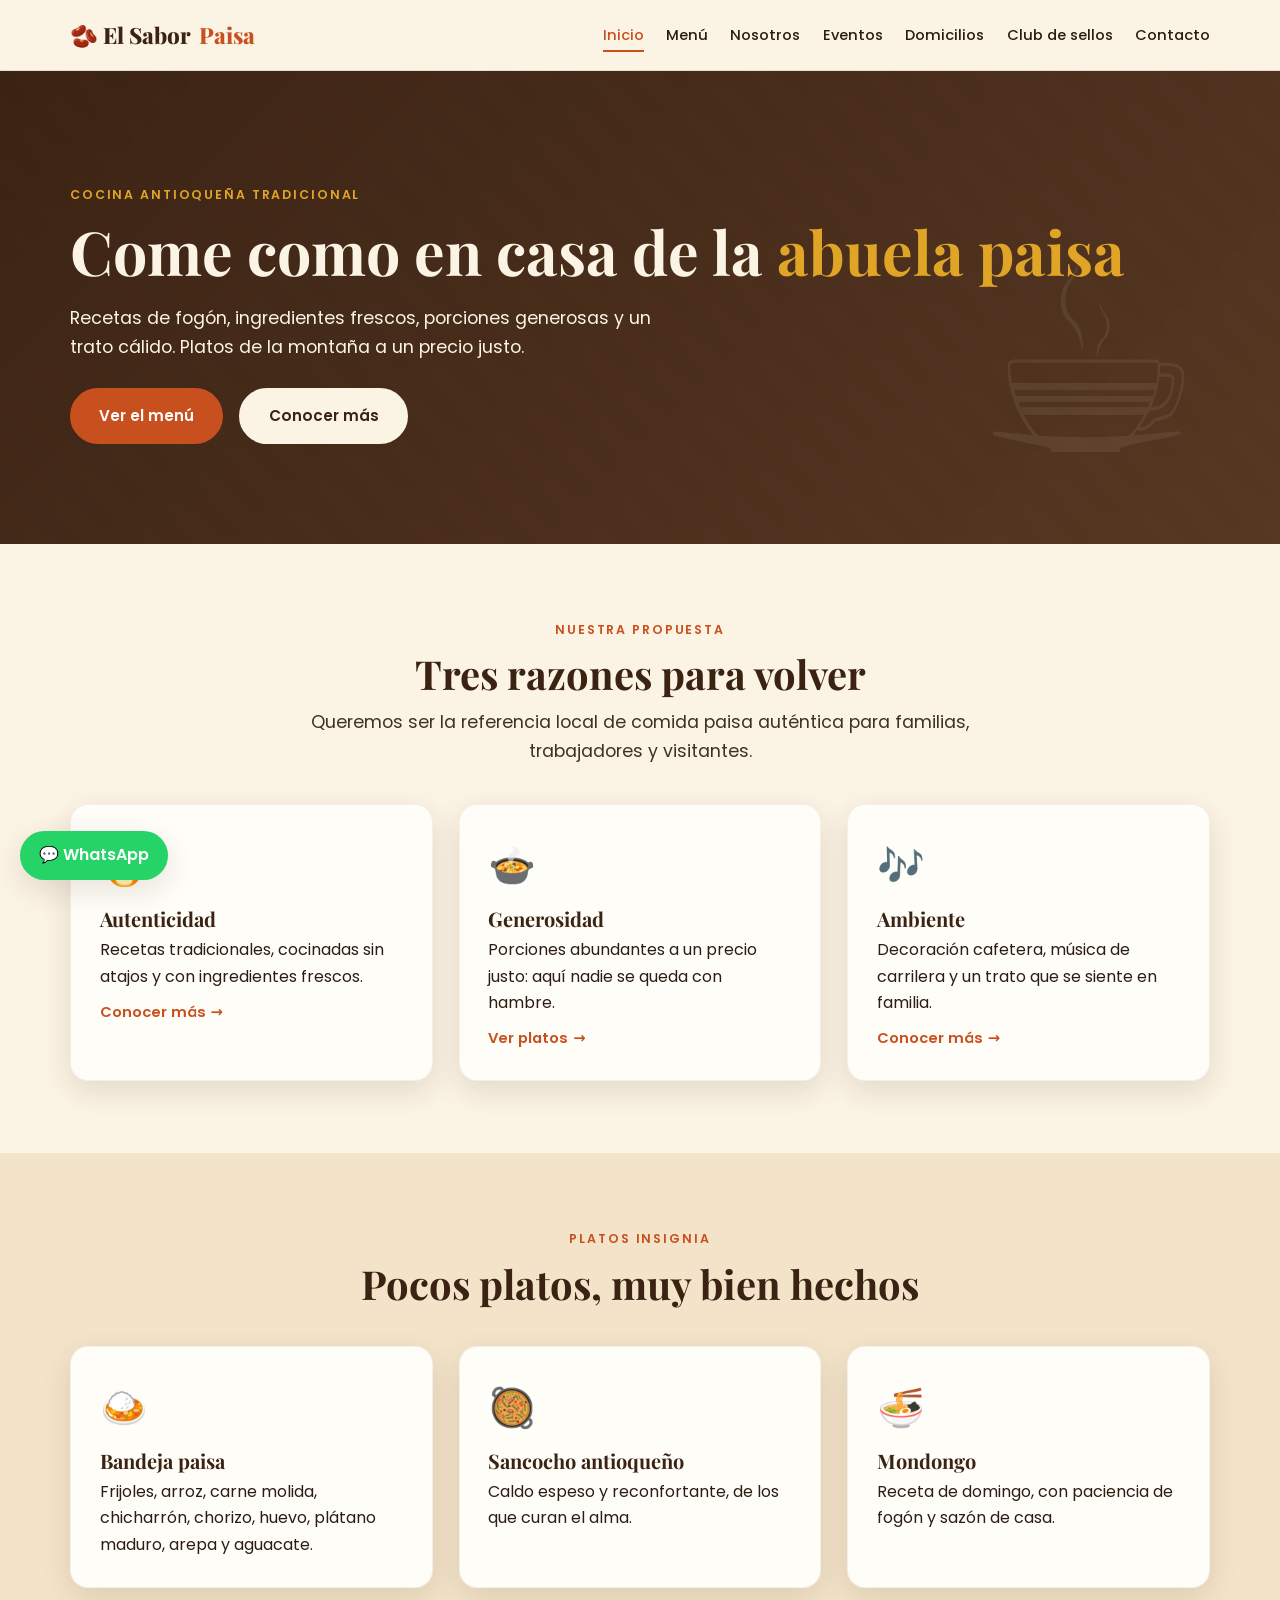
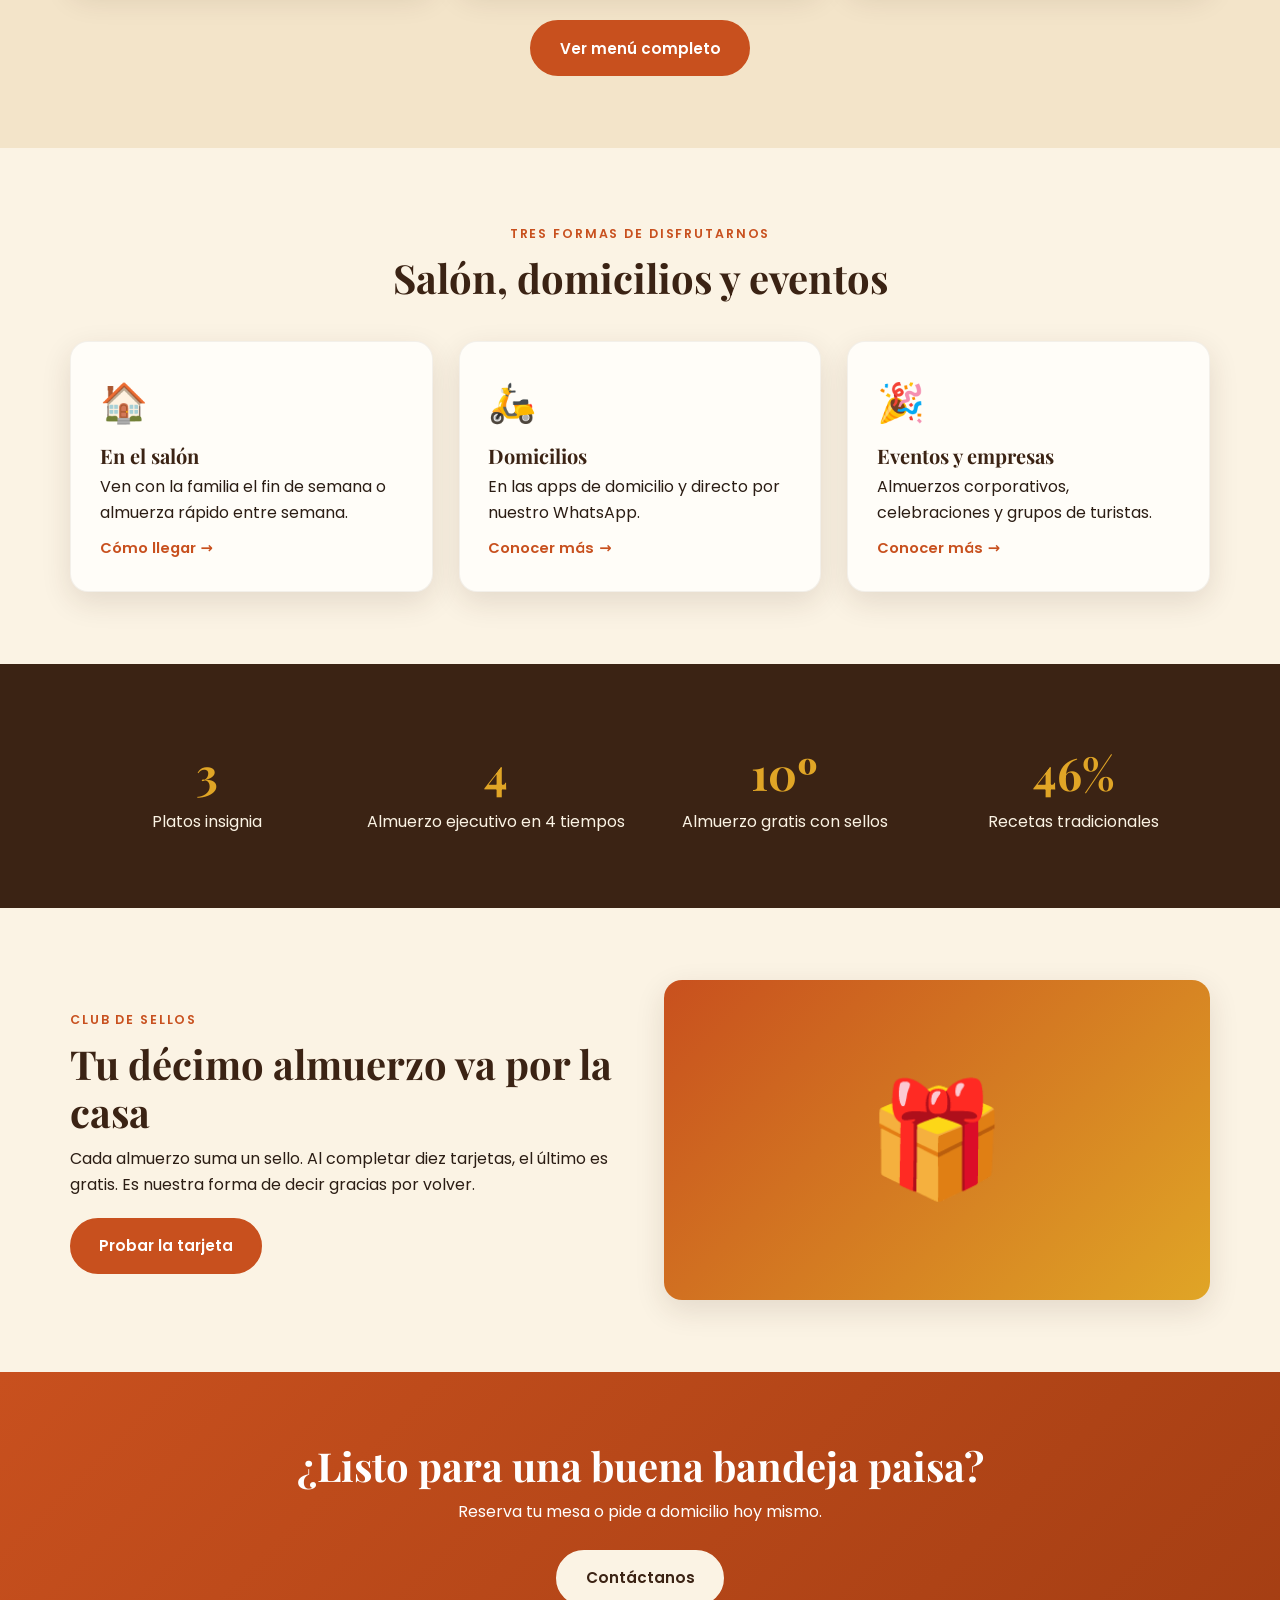
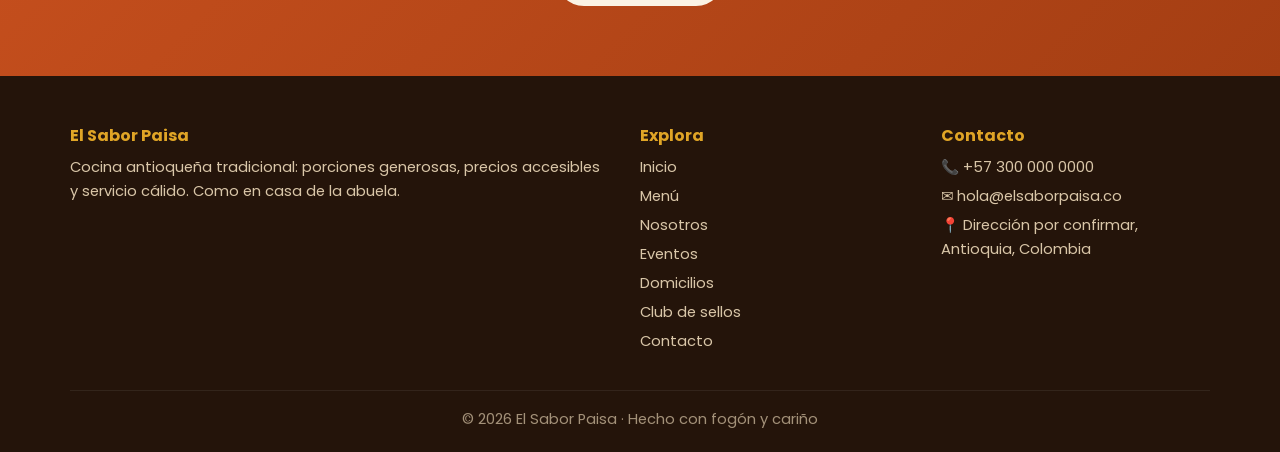
<file: index.html>
<!DOCTYPE html>
<html lang="es">
<head>
<meta charset="UTF-8">
<meta name="viewport" content="width=device-width, initial-scale=1">
<title>El Sabor Paisa | Cocina antioqueña tradicional</title>
<meta name="description" content="Restaurante de cocina antioqueña: bandeja paisa, sancocho, mondongo y más. Porciones generosas, precios accesibles y servicio cálido.">
<link href="https://fonts.googleapis.com/css2?family=Playfair+Display:wght@600;800&family=Poppins:wght@400;500;600&display=swap" rel="stylesheet">
<link rel="stylesheet" href="styles.css">
</head>
<body data-page="index.html">
<div id="site-header"></div>

<section class="hero">
  <div class="container">
    <span class="eyebrow" style="color:var(--oro)">Cocina antioqueña tradicional</span>
    <h1>Come como en casa de la <em>abuela paisa</em></h1>
    <p>Recetas de fogón, ingredientes frescos, porciones generosas y un trato cálido. Platos de la montaña a un precio justo.</p>
    <div class="btns">
      <a class="btn" href="menu.html">Ver el menú</a>
      <a class="btn light" href="nosotros.html">Conocer más</a>
    </div>
  </div>
</section>

<section>
  <div class="container">
    <div class="center reveal">
      <span class="eyebrow">Nuestra propuesta</span>
      <h2>Tres razones para volver</h2>
      <p class="lead">Queremos ser la referencia local de comida paisa auténtica para familias, trabajadores y visitantes.</p>
    </div>
    <div class="grid g3">
      <div class="card reveal"><span class="icon">🔥</span><h3>Autenticidad</h3><p>Recetas tradicionales, cocinadas sin atajos y con ingredientes frescos.</p><a class="more" href="nosotros.html">Conocer más</a></div>
      <div class="card reveal"><span class="icon">🍲</span><h3>Generosidad</h3><p>Porciones abundantes a un precio justo: aquí nadie se queda con hambre.</p><a class="more" href="menu.html">Ver platos</a></div>
      <div class="card reveal"><span class="icon">🎶</span><h3>Ambiente</h3><p>Decoración cafetera, música de carrilera y un trato que se siente en familia.</p><a class="more" href="nosotros.html#ambiente">Conocer más</a></div>
    </div>
  </div>
</section>

<section class="alt">
  <div class="container">
    <div class="center reveal">
      <span class="eyebrow">Platos insignia</span>
      <h2>Pocos platos, muy bien hechos</h2>
    </div>
    <div class="grid g3">
      <div class="card reveal"><span class="icon">🍛</span><h3>Bandeja paisa</h3><p>Frijoles, arroz, carne molida, chicharrón, chorizo, huevo, plátano maduro, arepa y aguacate.</p></div>
      <div class="card reveal"><span class="icon">🥘</span><h3>Sancocho antioqueño</h3><p>Caldo espeso y reconfortante, de los que curan el alma.</p></div>
      <div class="card reveal"><span class="icon">🍜</span><h3>Mondongo</h3><p>Receta de domingo, con paciencia de fogón y sazón de casa.</p></div>
    </div>
    <p class="center" style="margin-top:2rem"><a class="btn" href="menu.html">Ver menú completo</a></p>
  </div>
</section>

<section>
  <div class="container">
    <div class="center reveal">
      <span class="eyebrow">Tres formas de disfrutarnos</span>
      <h2>Salón, domicilios y eventos</h2>
    </div>
    <div class="grid g3">
      <div class="card reveal"><span class="icon">🏠</span><h3>En el salón</h3><p>Ven con la familia el fin de semana o almuerza rápido entre semana.</p><a class="more" href="contacto.html">Cómo llegar</a></div>
      <div class="card reveal"><span class="icon">🛵</span><h3>Domicilios</h3><p>En las apps de domicilio y directo por nuestro WhatsApp.</p><a class="more" href="domicilios.html">Conocer más</a></div>
      <div class="card reveal"><span class="icon">🎉</span><h3>Eventos y empresas</h3><p>Almuerzos corporativos, celebraciones y grupos de turistas.</p><a class="more" href="eventos.html">Conocer más</a></div>
    </div>
  </div>
</section>

<section class="dark">
  <div class="container">
    <div class="stats">
      <div class="stat reveal"><b data-count="3" data-suffix="">0</b>Platos insignia</div>
      <div class="stat reveal"><b data-count="4" data-suffix="">0</b>Almuerzo ejecutivo en 4 tiempos</div>
      <div class="stat reveal"><b data-count="10" data-suffix="º">0</b>Almuerzo gratis con sellos</div>
      <div class="stat reveal"><b data-count="100" data-suffix="%">0</b>Recetas tradicionales</div>
    </div>
  </div>
</section>

<section>
  <div class="container split">
    <div class="reveal">
      <span class="eyebrow">Club de sellos</span>
      <h2>Tu décimo almuerzo va por la casa</h2>
      <p>Cada almuerzo suma un sello. Al completar diez tarjetas, el último es gratis. Es nuestra forma de decir gracias por volver.</p>
      <a class="btn" href="fidelizacion.html" style="margin-top:1.2rem">Probar la tarjeta</a>
    </div>
    <div class="visual reveal">🎁</div>
  </div>
</section>

<section class="cta">
  <div class="container reveal">
    <h2>¿Listo para una buena bandeja paisa?</h2>
    <p style="margin-bottom:1.5rem">Reserva tu mesa o pide a domicilio hoy mismo.</p>
    <a class="btn light" href="contacto.html">Contáctanos</a>
  </div>
</section>

<div id="site-footer"></div>
<script src="script.js"></script>
</body>
</html>
</file>
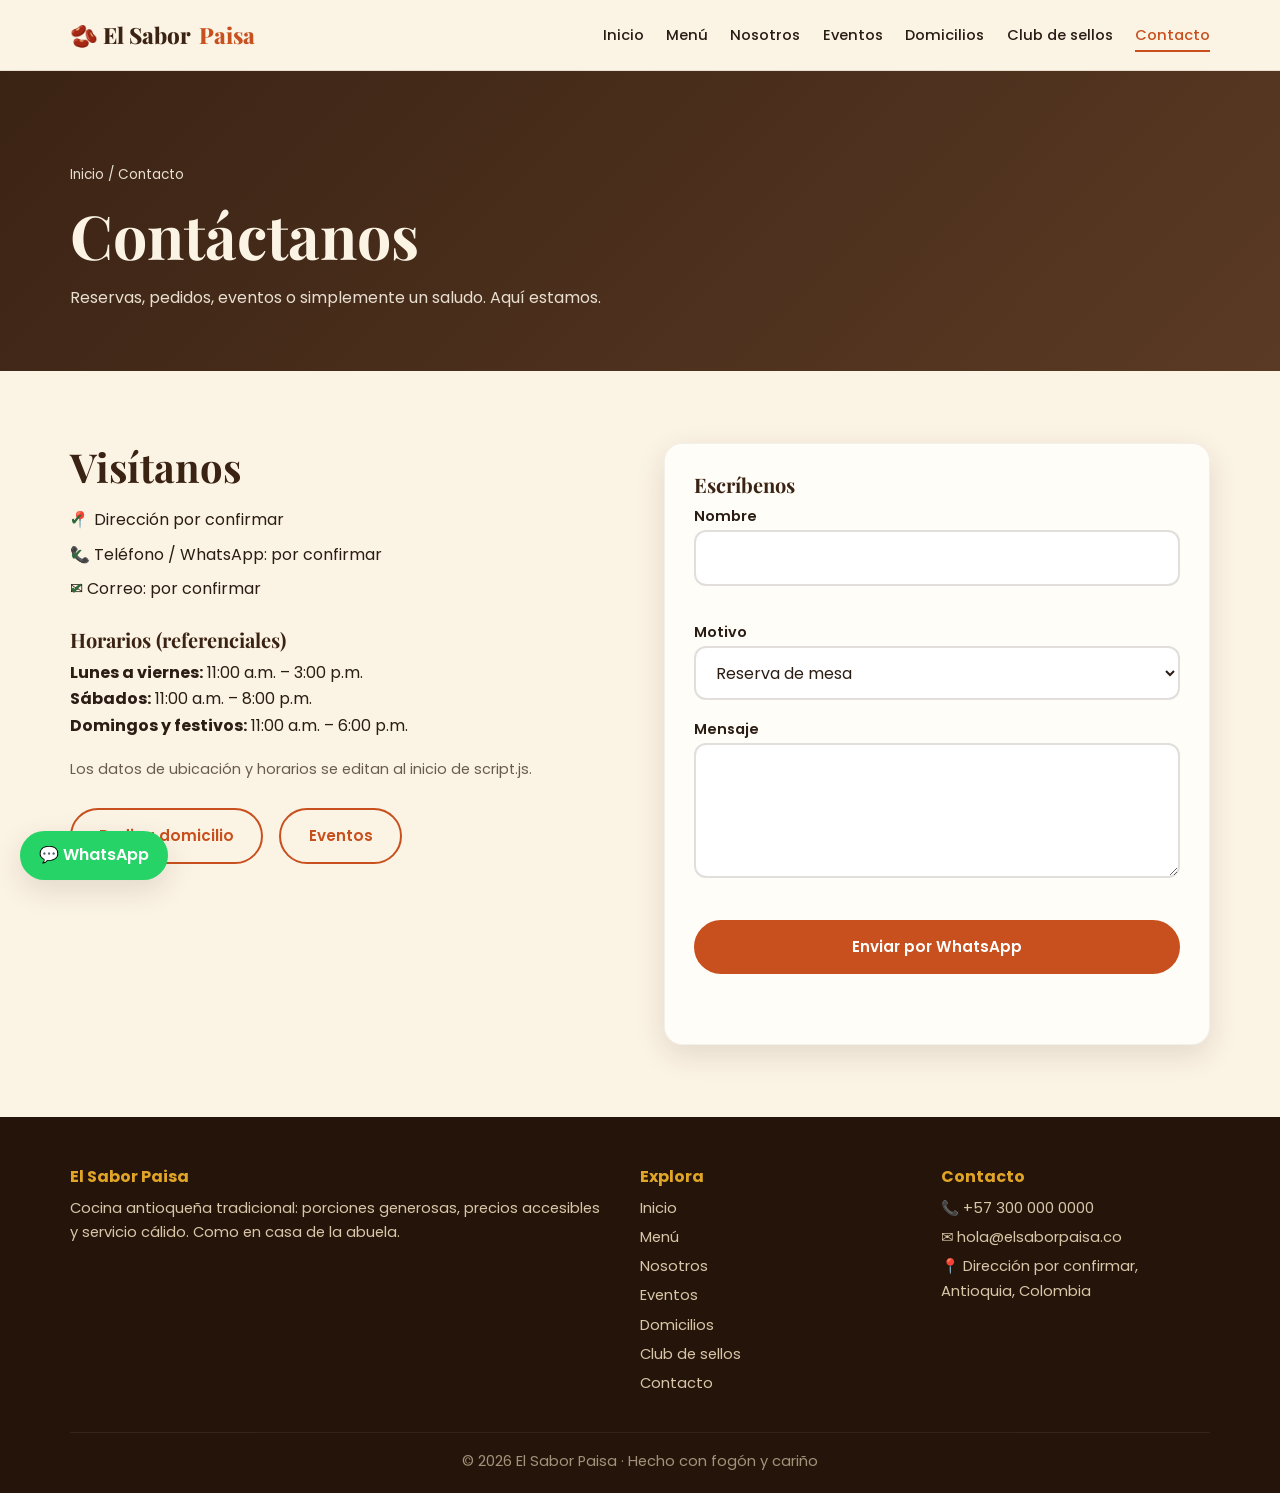
<file: contacto.html>
<!DOCTYPE html>
<html lang="es">
<head>
<meta charset="UTF-8">
<meta name="viewport" content="width=device-width, initial-scale=1">
<title>Contacto | El Sabor Paisa</title>
<link href="https://fonts.googleapis.com/css2?family=Playfair+Display:wght@600;800&family=Poppins:wght@400;500;600&display=swap" rel="stylesheet">
<link rel="stylesheet" href="styles.css">
</head>
<body data-page="contacto.html">
<div id="site-header"></div>

<div class="page-hero">
  <div class="container">
    <p class="crumbs"><a href="index.html">Inicio</a> / Contacto</p>
    <h1>Contáctanos</h1>
    <p>Reservas, pedidos, eventos o simplemente un saludo. Aquí estamos.</p>
  </div>
</div>

<section>
  <div class="container split" style="align-items:start">
    <div class="reveal">
      <h2>Visítanos</h2>
      <ul class="checks" style="list-style:none">
        <li style="padding-left:0">📍 Dirección por confirmar</li>
        <li style="padding-left:0">📞 Teléfono / WhatsApp: por confirmar</li>
        <li style="padding-left:0">✉️ Correo: por confirmar</li>
      </ul>
      <h3 style="margin-top:1.6rem">Horarios (referenciales)</h3>
      <ul id="horario" style="list-style:none;margin-top:.5rem"></ul>
      <p style="margin-top:1.2rem;font-size:.9rem;opacity:.7">Los datos de ubicación y horarios se editan al inicio de script.js.</p>
      <div class="btns"><a class="btn outline" href="domicilios.html">Pedir a domicilio</a><a class="btn outline" href="eventos.html">Eventos</a></div>
    </div>
    <div class="card reveal">
      <h3>Escríbenos</h3>
      <form data-wa="Hola, les escribo desde la página web de El Sabor Paisa:" novalidate>
        <div><label>Nombre</label><input name="Nombre" required><div class="err"></div></div>
        <div><label>Motivo</label><select name="Motivo"><option>Reserva de mesa</option><option>Domicilio</option><option>Evento</option><option>Otro</option></select></div>
        <div><label>Mensaje</label><textarea name="Mensaje" rows="4" required></textarea><div class="err"></div></div>
        <button class="btn" type="submit">Enviar por WhatsApp</button>
        <div class="msg"></div>
      </form>
    </div>
  </div>
</section>

<div id="site-footer"></div>
<script src="script.js"></script>
</body>
</html>
</file>
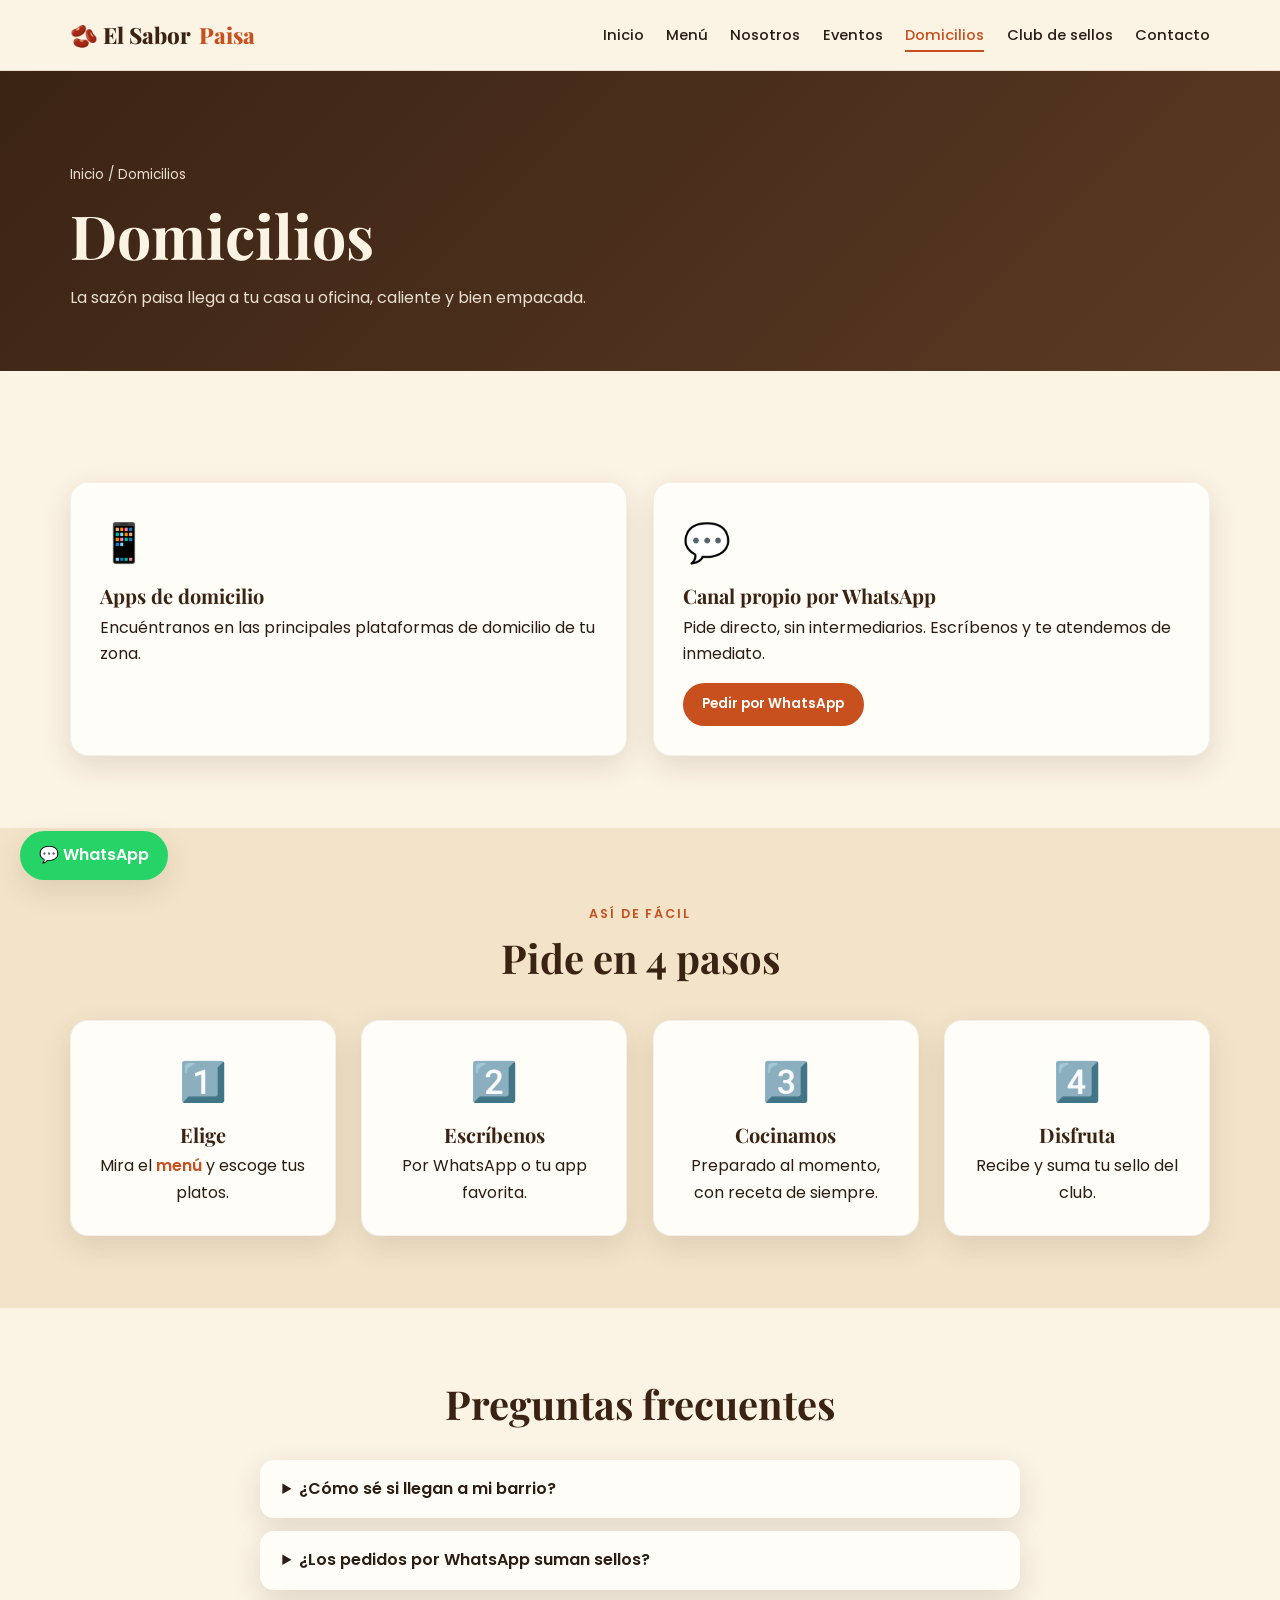
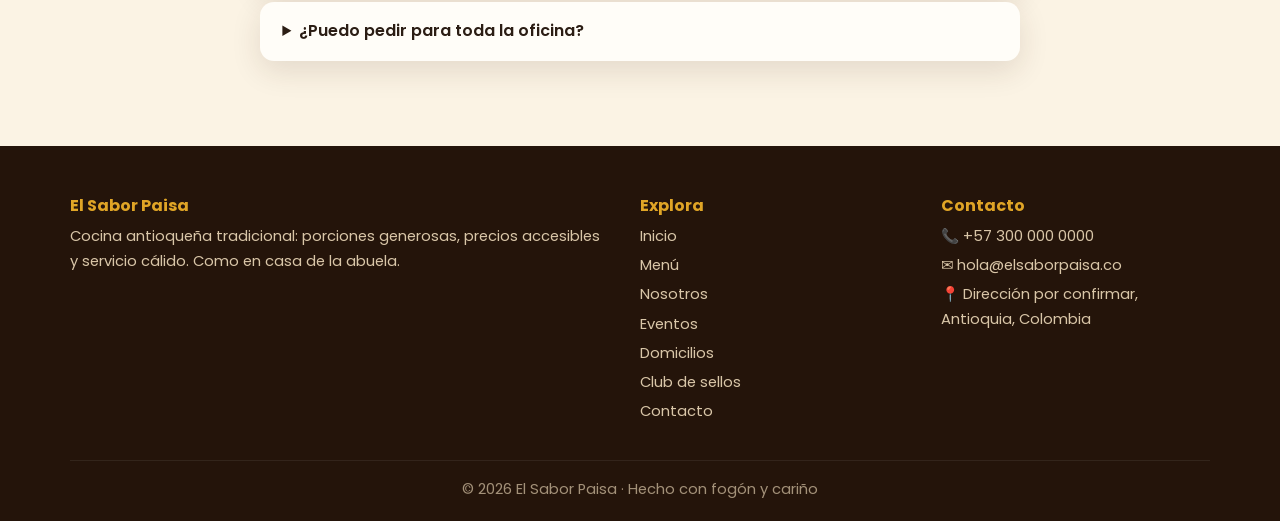
<file: domicilios.html>
<!DOCTYPE html>
<html lang="es">
<head>
<meta charset="UTF-8">
<meta name="viewport" content="width=device-width, initial-scale=1">
<title>Domicilios | El Sabor Paisa</title>
<link href="https://fonts.googleapis.com/css2?family=Playfair+Display:wght@600;800&family=Poppins:wght@400;500;600&display=swap" rel="stylesheet">
<link rel="stylesheet" href="styles.css">
</head>
<body data-page="domicilios.html">
<div id="site-header"></div>

<div class="page-hero">
  <div class="container">
    <p class="crumbs"><a href="index.html">Inicio</a> / Domicilios</p>
    <h1>Domicilios</h1>
    <p>La sazón paisa llega a tu casa u oficina, caliente y bien empacada.</p>
  </div>
</div>

<section>
  <div class="container">
    <div class="grid g2">
      <div class="card reveal"><span class="icon">📱</span><h3>Apps de domicilio</h3><p>Encuéntranos en las principales plataformas de domicilio de tu zona.</p></div>
      <div class="card reveal"><span class="icon">💬</span><h3>Canal propio por WhatsApp</h3><p>Pide directo, sin intermediarios. Escríbenos y te atendemos de inmediato.</p>
      <a class="btn small" style="margin-top:1rem" target="_blank" rel="noopener" href="#" onclick="this.href=waLink('Hola, quiero hacer un pedido a domicilio');">Pedir por WhatsApp</a></div>
    </div>
  </div>
</section>

<section class="alt">
  <div class="container">
    <div class="center reveal"><span class="eyebrow">Así de fácil</span><h2>Pide en 4 pasos</h2></div>
    <div class="grid g4">
      <div class="card reveal center"><span class="icon">1️⃣</span><h3>Elige</h3><p>Mira el <a href="menu.html" style="color:var(--terracota);font-weight:600">menú</a> y escoge tus platos.</p></div>
      <div class="card reveal center"><span class="icon">2️⃣</span><h3>Escríbenos</h3><p>Por WhatsApp o tu app favorita.</p></div>
      <div class="card reveal center"><span class="icon">3️⃣</span><h3>Cocinamos</h3><p>Preparado al momento, con receta de siempre.</p></div>
      <div class="card reveal center"><span class="icon">4️⃣</span><h3>Disfruta</h3><p>Recibe y suma tu sello del club.</p></div>
    </div>
  </div>
</section>

<section>
  <div class="container">
    <div class="center reveal"><h2>Preguntas frecuentes</h2></div>
    <div style="max-width:760px;margin:2rem auto 0">
      <details><summary>¿Cómo sé si llegan a mi barrio?</summary><p>Escríbenos tu dirección por WhatsApp y confirmamos cobertura.</p></details>
      <details><summary>¿Los pedidos por WhatsApp suman sellos?</summary><p>Sí, consulta las condiciones en el <a href="fidelizacion.html" style="color:var(--terracota);font-weight:600">club de sellos</a>.</p></details>
      <details><summary>¿Puedo pedir para toda la oficina?</summary><p>Claro. Mira nuestros <a href="eventos.html" style="color:var(--terracota);font-weight:600">almuerzos corporativos</a>.</p></details>
    </div>
  </div>
</section>

<div id="site-footer"></div>
<script src="script.js"></script>
</body>
</html>
</file>
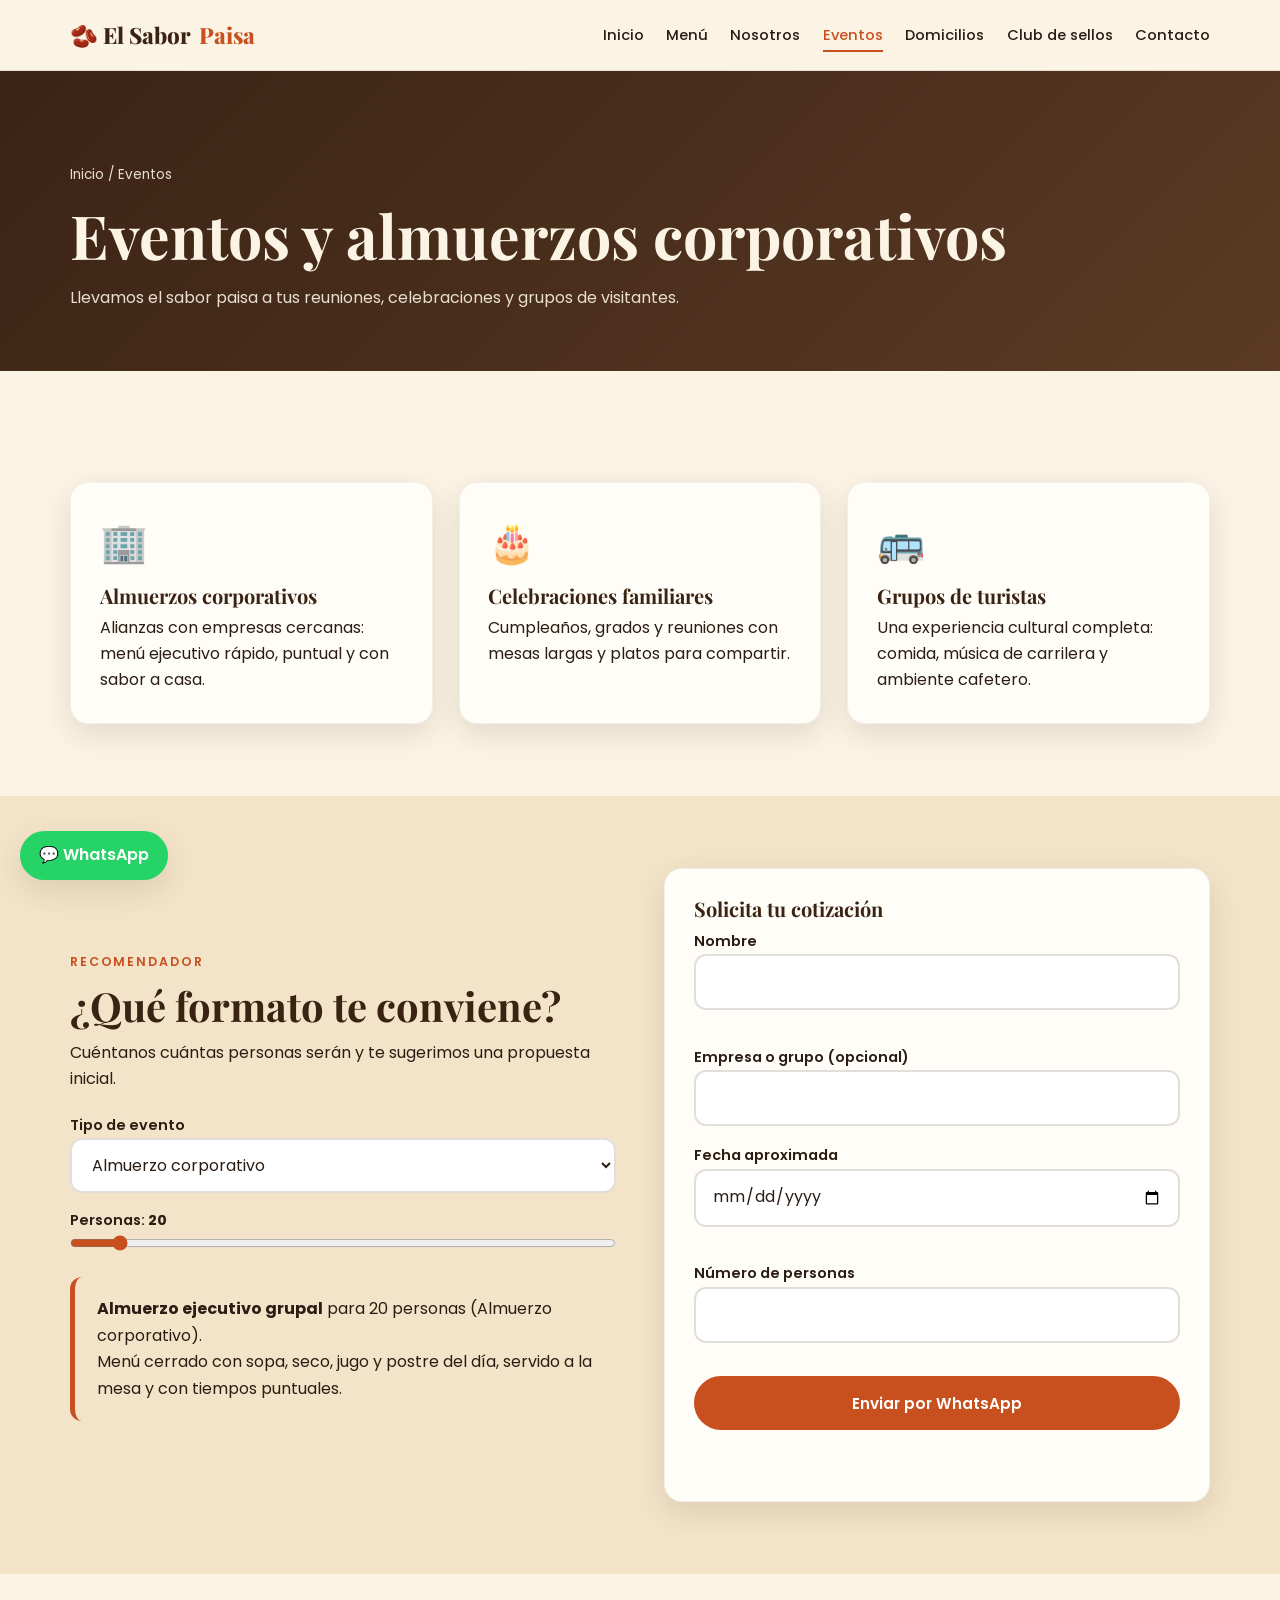
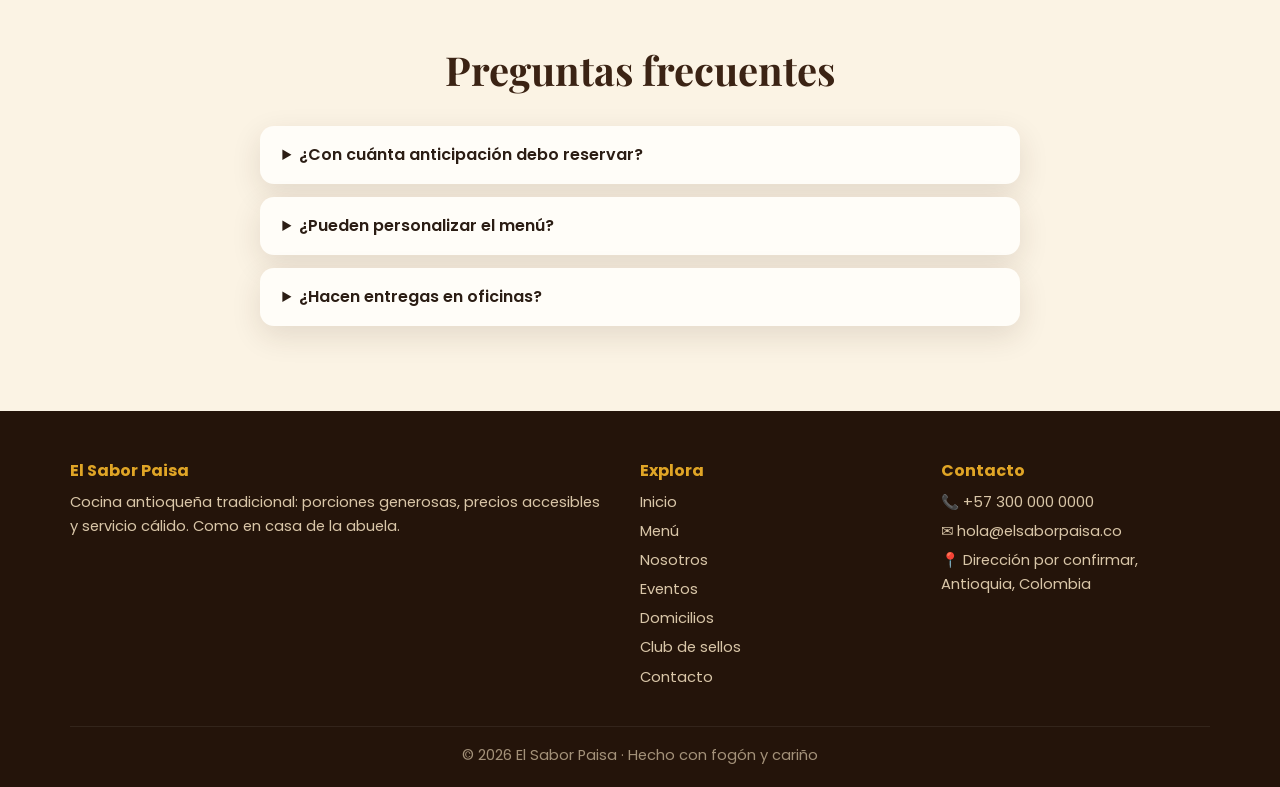
<file: eventos.html>
<!DOCTYPE html>
<html lang="es">
<head>
<meta charset="UTF-8">
<meta name="viewport" content="width=device-width, initial-scale=1">
<title>Eventos y empresas | El Sabor Paisa</title>
<link href="https://fonts.googleapis.com/css2?family=Playfair+Display:wght@600;800&family=Poppins:wght@400;500;600&display=swap" rel="stylesheet">
<link rel="stylesheet" href="styles.css">
</head>
<body data-page="eventos.html">
<div id="site-header"></div>

<div class="page-hero">
  <div class="container">
    <p class="crumbs"><a href="index.html">Inicio</a> / Eventos</p>
    <h1>Eventos y almuerzos corporativos</h1>
    <p>Llevamos el sabor paisa a tus reuniones, celebraciones y grupos de visitantes.</p>
  </div>
</div>

<section>
  <div class="container">
    <div class="grid g3">
      <div class="card reveal"><span class="icon">🏢</span><h3>Almuerzos corporativos</h3><p>Alianzas con empresas cercanas: menú ejecutivo rápido, puntual y con sabor a casa.</p></div>
      <div class="card reveal"><span class="icon">🎂</span><h3>Celebraciones familiares</h3><p>Cumpleaños, grados y reuniones con mesas largas y platos para compartir.</p></div>
      <div class="card reveal"><span class="icon">🚌</span><h3>Grupos de turistas</h3><p>Una experiencia cultural completa: comida, música de carrilera y ambiente cafetero.</p></div>
    </div>
  </div>
</section>

<section class="alt">
  <div class="container split">
    <div class="reveal">
      <span class="eyebrow">Recomendador</span>
      <h2>¿Qué formato te conviene?</h2>
      <p>Cuéntanos cuántas personas serán y te sugerimos una propuesta inicial.</p>
      <div style="margin-top:1.2rem">
        <label for="tipoEvento">Tipo de evento</label>
        <select id="tipoEvento"><option>Almuerzo corporativo</option><option>Celebración familiar</option><option>Grupo de turistas</option></select>
        <label for="personas" style="display:block;margin-top:1rem">Personas: <b id="personasNum">20</b></label>
        <input type="range" id="personas" min="5" max="200" step="5" value="20">
        <div class="result" id="recoOut"></div>
      </div>
    </div>
    <div class="card reveal">
      <h3>Solicita tu cotización</h3>
      <form data-wa="Hola, quiero cotizar un evento en El Sabor Paisa:" novalidate>
        <div><label>Nombre</label><input name="Nombre" required><div class="err"></div></div>
        <div><label>Empresa o grupo (opcional)</label><input name="Empresa"></div>
        <div><label>Fecha aproximada</label><input type="date" name="Fecha" required><div class="err"></div></div>
        <div><label>Número de personas</label><input type="number" name="Personas" min="5" required><div class="err"></div></div>
        <button class="btn" type="submit">Enviar por WhatsApp</button>
        <div class="msg"></div>
      </form>
    </div>
  </div>
</section>

<section>
  <div class="container">
    <div class="center reveal"><h2>Preguntas frecuentes</h2></div>
    <div style="max-width:760px;margin:2rem auto 0">
      <details><summary>¿Con cuánta anticipación debo reservar?</summary><p>Recomendamos escribirnos con al menos una semana de antelación para grupos grandes.</p></details>
      <details><summary>¿Pueden personalizar el menú?</summary><p>Sí, partimos de nuestros platos insignia y ajustamos según el grupo.</p></details>
      <details><summary>¿Hacen entregas en oficinas?</summary><p>Sí, mediante domicilios y alianzas empresariales. Mira más en <a href="domicilios.html" style="color:var(--terracota);font-weight:600">Domicilios</a>.</p></details>
    </div>
  </div>
</section>

<div id="site-footer"></div>
<script src="script.js"></script>
</body>
</html>
</file>
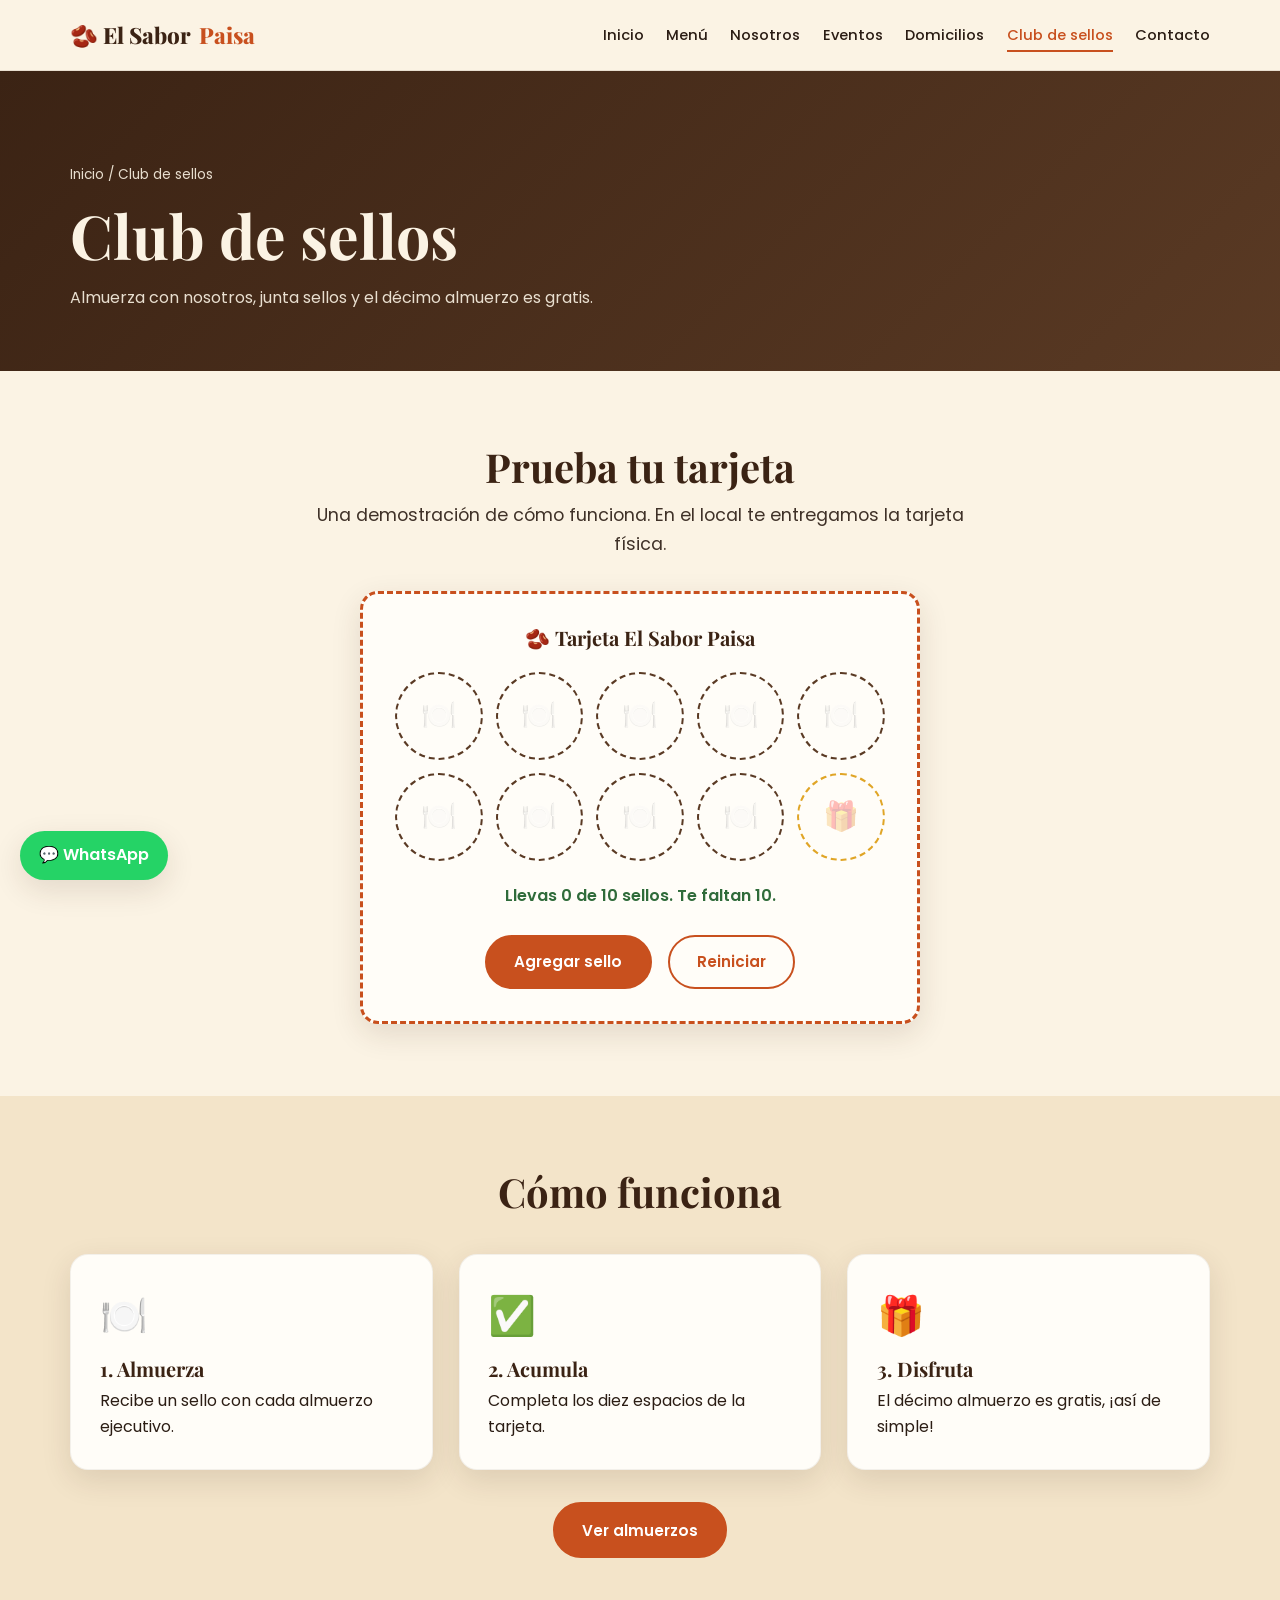
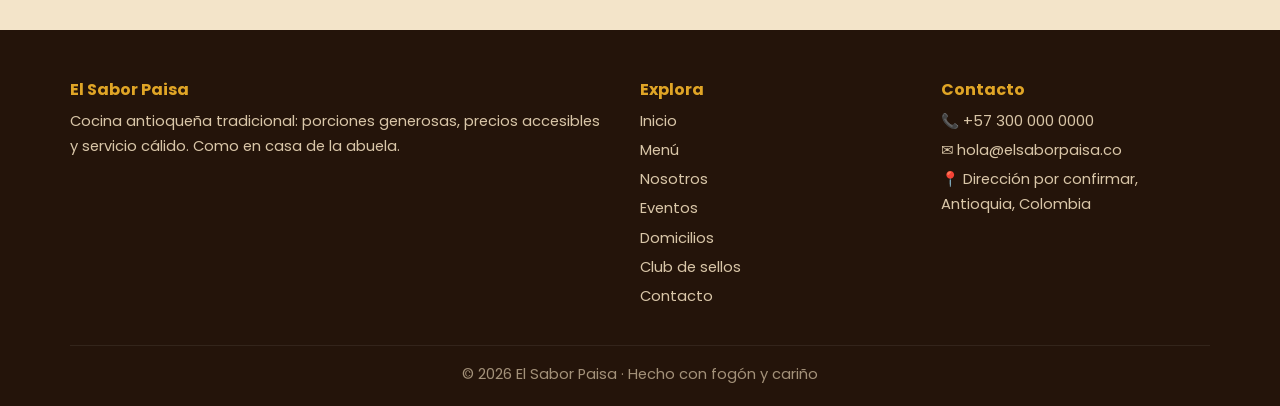
<file: fidelizacion.html>
<!DOCTYPE html>
<html lang="es">
<head>
<meta charset="UTF-8">
<meta name="viewport" content="width=device-width, initial-scale=1">
<title>Club de sellos | El Sabor Paisa</title>
<link href="https://fonts.googleapis.com/css2?family=Playfair+Display:wght@600;800&family=Poppins:wght@400;500;600&display=swap" rel="stylesheet">
<link rel="stylesheet" href="styles.css">
</head>
<body data-page="fidelizacion.html">
<div id="site-header"></div>

<div class="page-hero">
  <div class="container">
    <p class="crumbs"><a href="index.html">Inicio</a> / Club de sellos</p>
    <h1>Club de sellos</h1>
    <p>Almuerza con nosotros, junta sellos y el décimo almuerzo es gratis.</p>
  </div>
</div>

<section>
  <div class="container">
    <div class="center reveal">
      <h2>Prueba tu tarjeta</h2>
      <p class="lead">Una demostración de cómo funciona. En el local te entregamos la tarjeta física.</p>
    </div>
    <div class="stampcard reveal">
      <h3 class="center">🫘 Tarjeta El Sabor Paisa</h3>
      <div class="stamps" id="stamps"></div>
      <p class="msg center" id="stampMsg"></p>
      <div class="btns" style="justify-content:center">
        <button class="btn" id="addStamp">Agregar sello</button>
        <button class="btn outline" id="resetStamp">Reiniciar</button>
      </div>
    </div>
  </div>
</section>

<section class="alt">
  <div class="container">
    <div class="center reveal"><h2>Cómo funciona</h2></div>
    <div class="grid g3">
      <div class="card reveal"><span class="icon">🍽️</span><h3>1. Almuerza</h3><p>Recibe un sello con cada almuerzo ejecutivo.</p></div>
      <div class="card reveal"><span class="icon">✅</span><h3>2. Acumula</h3><p>Completa los diez espacios de la tarjeta.</p></div>
      <div class="card reveal"><span class="icon">🎁</span><h3>3. Disfruta</h3><p>El décimo almuerzo es gratis, ¡así de simple!</p></div>
    </div>
    <p class="center" style="margin-top:2rem"><a class="btn" href="menu.html">Ver almuerzos</a></p>
  </div>
</section>

<div id="site-footer"></div>
<script src="script.js"></script>
</body>
</html>
</file>
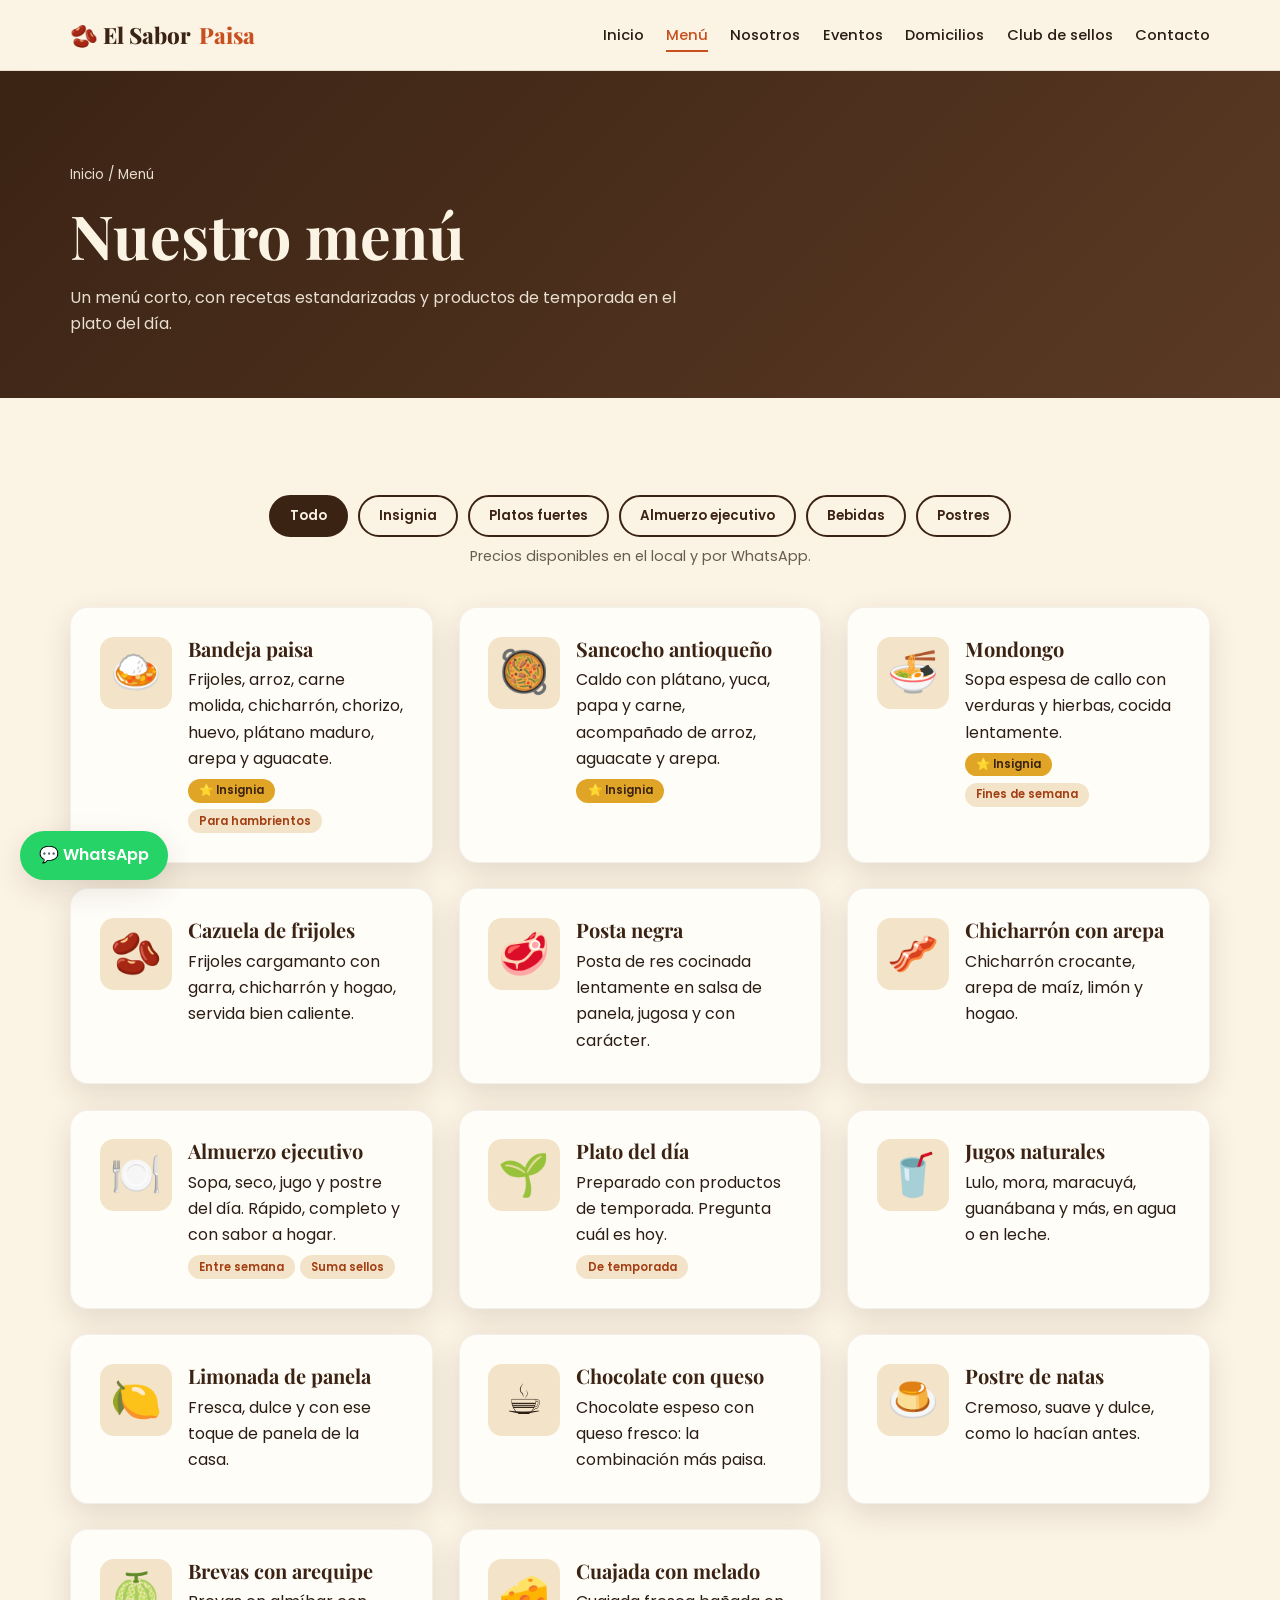
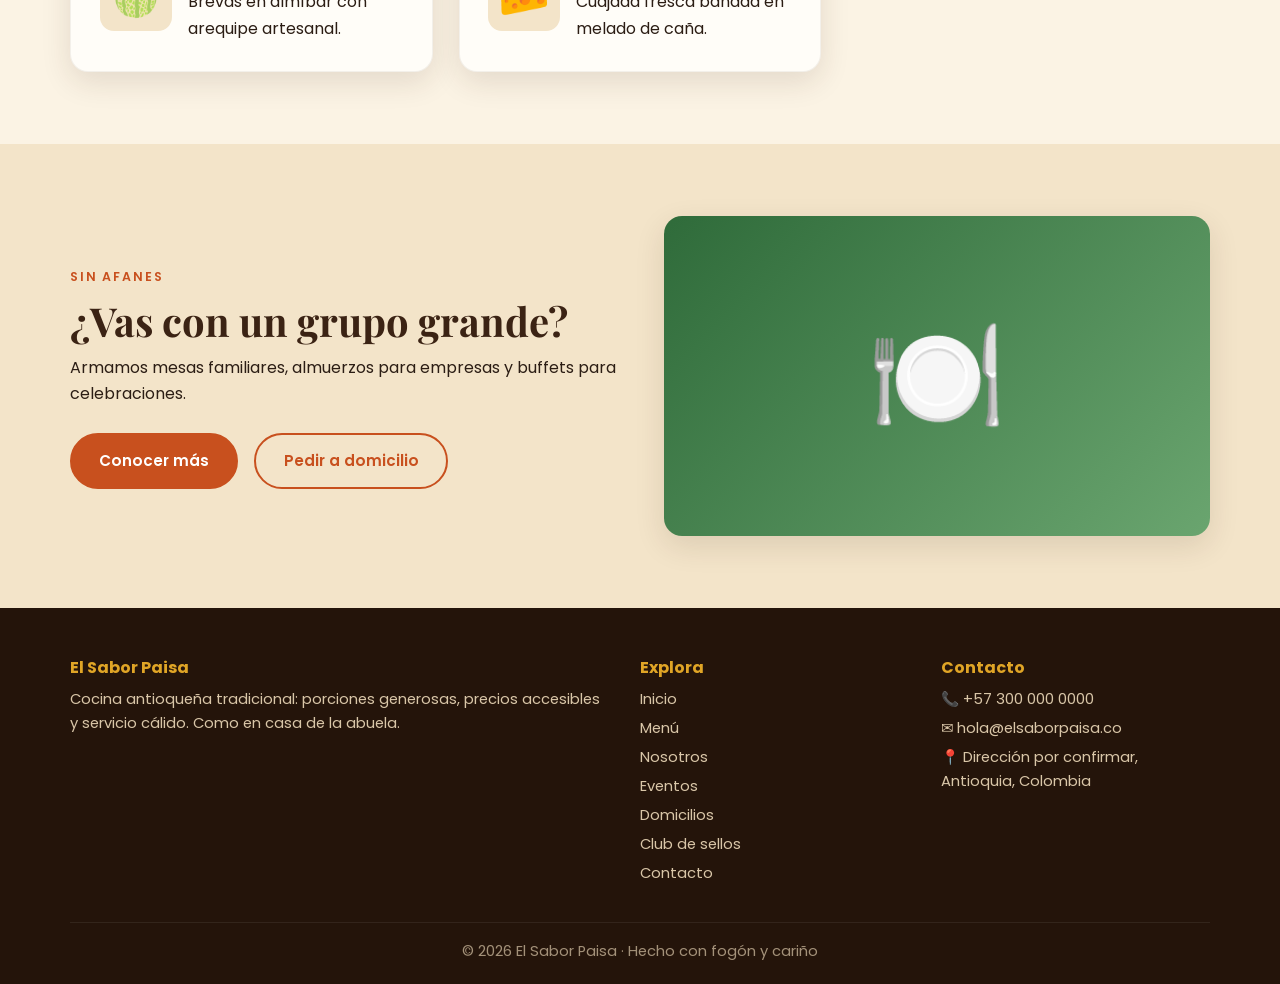
<file: menu.html>
<!DOCTYPE html>
<html lang="es">
<head>
<meta charset="UTF-8">
<meta name="viewport" content="width=device-width, initial-scale=1">
<title>Menú | El Sabor Paisa</title>
<link href="https://fonts.googleapis.com/css2?family=Playfair+Display:wght@600;800&family=Poppins:wght@400;500;600&display=swap" rel="stylesheet">
<link rel="stylesheet" href="styles.css">
</head>
<body data-page="menu.html">
<div id="site-header"></div>

<div class="page-hero">
  <div class="container">
    <p class="crumbs"><a href="index.html">Inicio</a> / Menú</p>
    <h1>Nuestro menú</h1>
    <p>Un menú corto, con recetas estandarizadas y productos de temporada en el plato del día.</p>
  </div>
</div>

<section>
  <div class="container">
    <div class="tabs">
      <button class="tab on" data-filter="todos">Todo</button>
      <button class="tab" data-filter="insignia">Insignia</button>
      <button class="tab" data-filter="fuertes">Platos fuertes</button>
      <button class="tab" data-filter="almuerzo">Almuerzo ejecutivo</button>
      <button class="tab" data-filter="bebidas">Bebidas</button>
      <button class="tab" data-filter="postres">Postres</button>
    </div>
    <p class="center" style="opacity:.7;font-size:.9rem">Precios disponibles en el local y por WhatsApp.</p>

    <div class="grid g2">
      <div class="card dish" data-cat="insignia"><div class="emoji">🍛</div><div><h3>Bandeja paisa</h3><p>Frijoles, arroz, carne molida, chicharrón, chorizo, huevo, plátano maduro, arepa y aguacate.</p><span class="tag star">⭐ Insignia</span><span class="tag">Para hambrientos</span></div></div>
      <div class="card dish" data-cat="insignia"><div class="emoji">🥘</div><div><h3>Sancocho antioqueño</h3><p>Caldo con plátano, yuca, papa y carne, acompañado de arroz, aguacate y arepa.</p><span class="tag star">⭐ Insignia</span></div></div>
      <div class="card dish" data-cat="insignia"><div class="emoji">🍜</div><div><h3>Mondongo</h3><p>Sopa espesa de callo con verduras y hierbas, cocida lentamente.</p><span class="tag star">⭐ Insignia</span><span class="tag">Fines de semana</span></div></div>
      <div class="card dish" data-cat="fuertes"><div class="emoji">🫘</div><div><h3>Cazuela de frijoles</h3><p>Frijoles cargamanto con garra, chicharrón y hogao, servida bien caliente.</p></div></div>
      <div class="card dish" data-cat="fuertes"><div class="emoji">🥩</div><div><h3>Posta negra</h3><p>Posta de res cocinada lentamente en salsa de panela, jugosa y con carácter.</p></div></div>
      <div class="card dish" data-cat="fuertes"><div class="emoji">🥓</div><div><h3>Chicharrón con arepa</h3><p>Chicharrón crocante, arepa de maíz, limón y hogao.</p></div></div>
      <div class="card dish" data-cat="almuerzo"><div class="emoji">🍽️</div><div><h3>Almuerzo ejecutivo</h3><p>Sopa, seco, jugo y postre del día. Rápido, completo y con sabor a hogar.</p><span class="tag">Entre semana</span><span class="tag">Suma sellos</span></div></div>
      <div class="card dish" data-cat="almuerzo"><div class="emoji">🌱</div><div><h3>Plato del día</h3><p>Preparado con productos de temporada. Pregunta cuál es hoy.</p><span class="tag">De temporada</span></div></div>
      <div class="card dish" data-cat="bebidas"><div class="emoji">🥤</div><div><h3>Jugos naturales</h3><p>Lulo, mora, maracuyá, guanábana y más, en agua o en leche.</p></div></div>
      <div class="card dish" data-cat="bebidas"><div class="emoji">🍋</div><div><h3>Limonada de panela</h3><p>Fresca, dulce y con ese toque de panela de la casa.</p></div></div>
      <div class="card dish" data-cat="bebidas"><div class="emoji">☕</div><div><h3>Chocolate con queso</h3><p>Chocolate espeso con queso fresco: la combinación más paisa.</p></div></div>
      <div class="card dish" data-cat="postres"><div class="emoji">🍮</div><div><h3>Postre de natas</h3><p>Cremoso, suave y dulce, como lo hacían antes.</p></div></div>
      <div class="card dish" data-cat="postres"><div class="emoji">🍈</div><div><h3>Brevas con arequipe</h3><p>Brevas en almíbar con arequipe artesanal.</p></div></div>
      <div class="card dish" data-cat="postres"><div class="emoji">🧀</div><div><h3>Cuajada con melado</h3><p>Cuajada fresca bañada en melado de caña.</p></div></div>
    </div>
  </div>
</section>

<section class="alt">
  <div class="container split">
    <div class="reveal">
      <span class="eyebrow">Sin afanes</span>
      <h2>¿Vas con un grupo grande?</h2>
      <p>Armamos mesas familiares, almuerzos para empresas y buffets para celebraciones.</p>
      <div class="btns"><a class="btn" href="eventos.html">Conocer más</a><a class="btn outline" href="domicilios.html">Pedir a domicilio</a></div>
    </div>
    <div class="visual green reveal">🍽️</div>
  </div>
</section>

<div id="site-footer"></div>
<script src="script.js"></script>
</body>
</html>
</file>
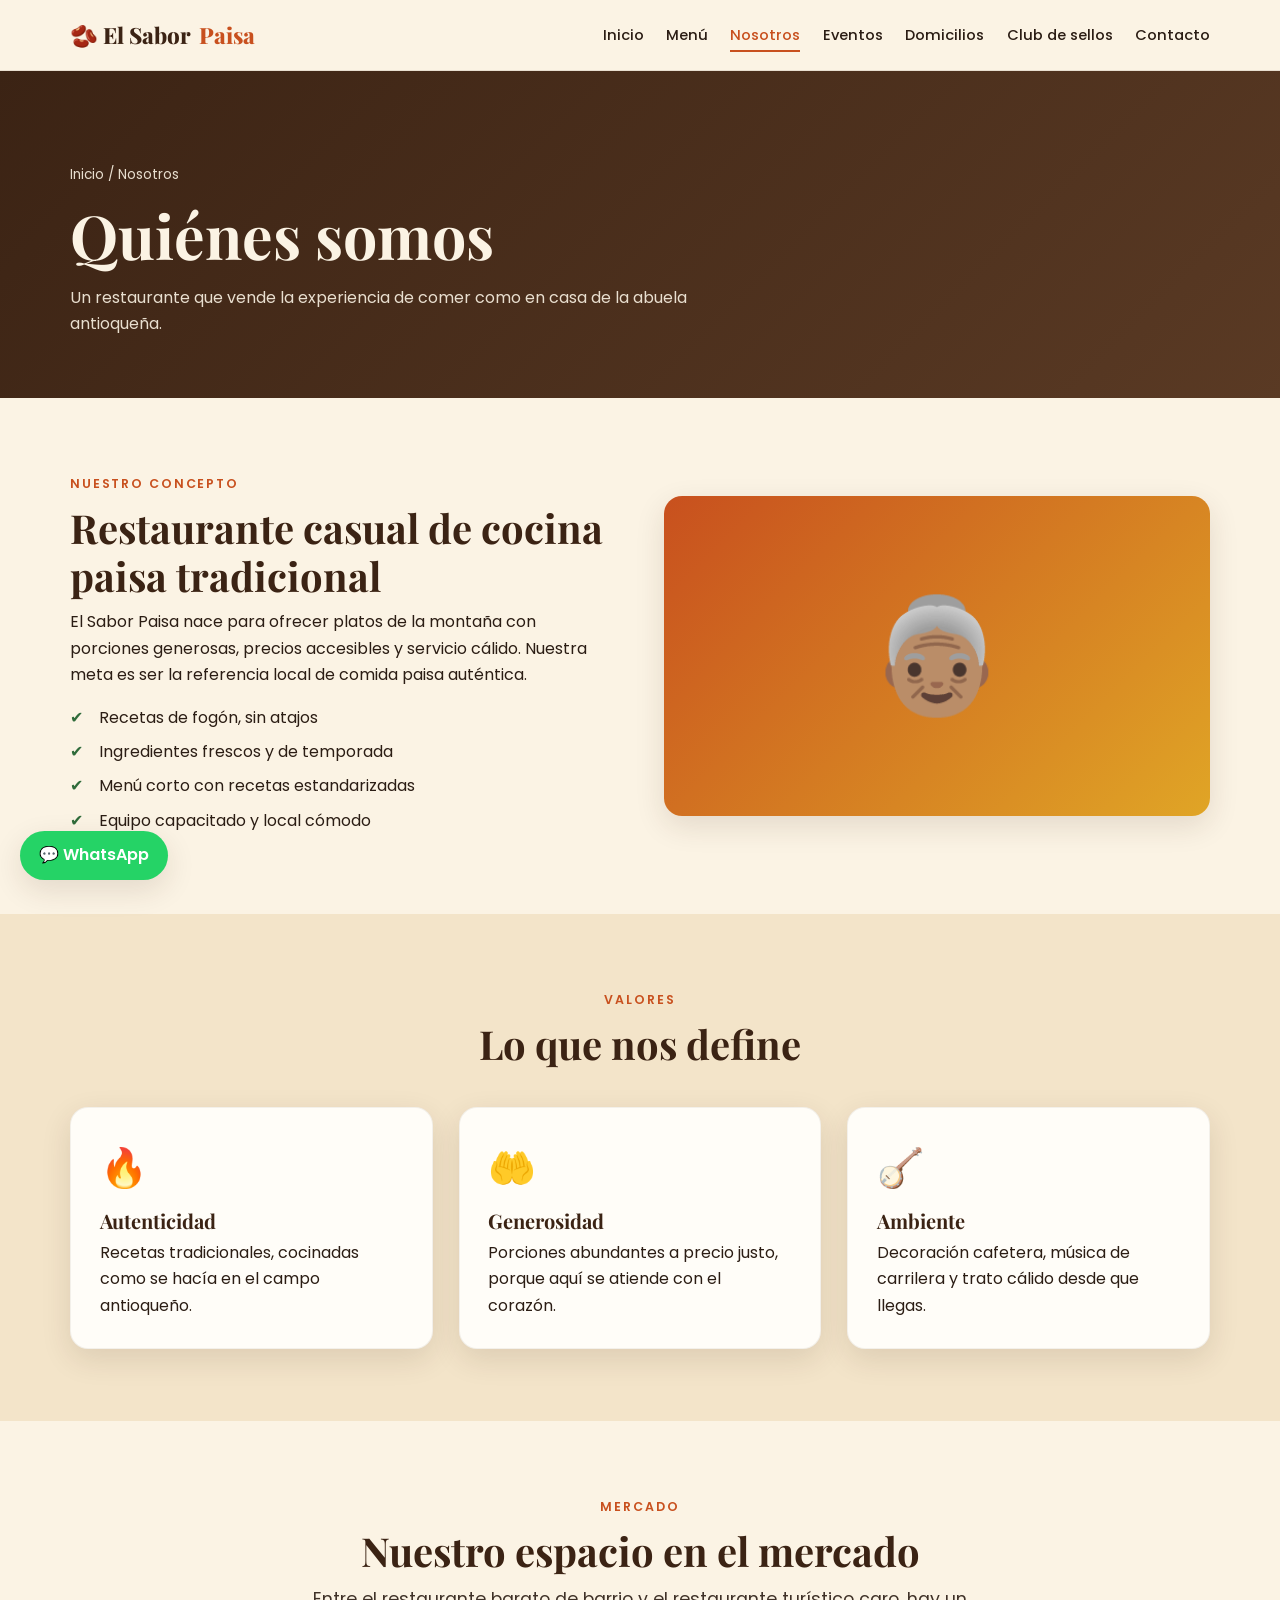
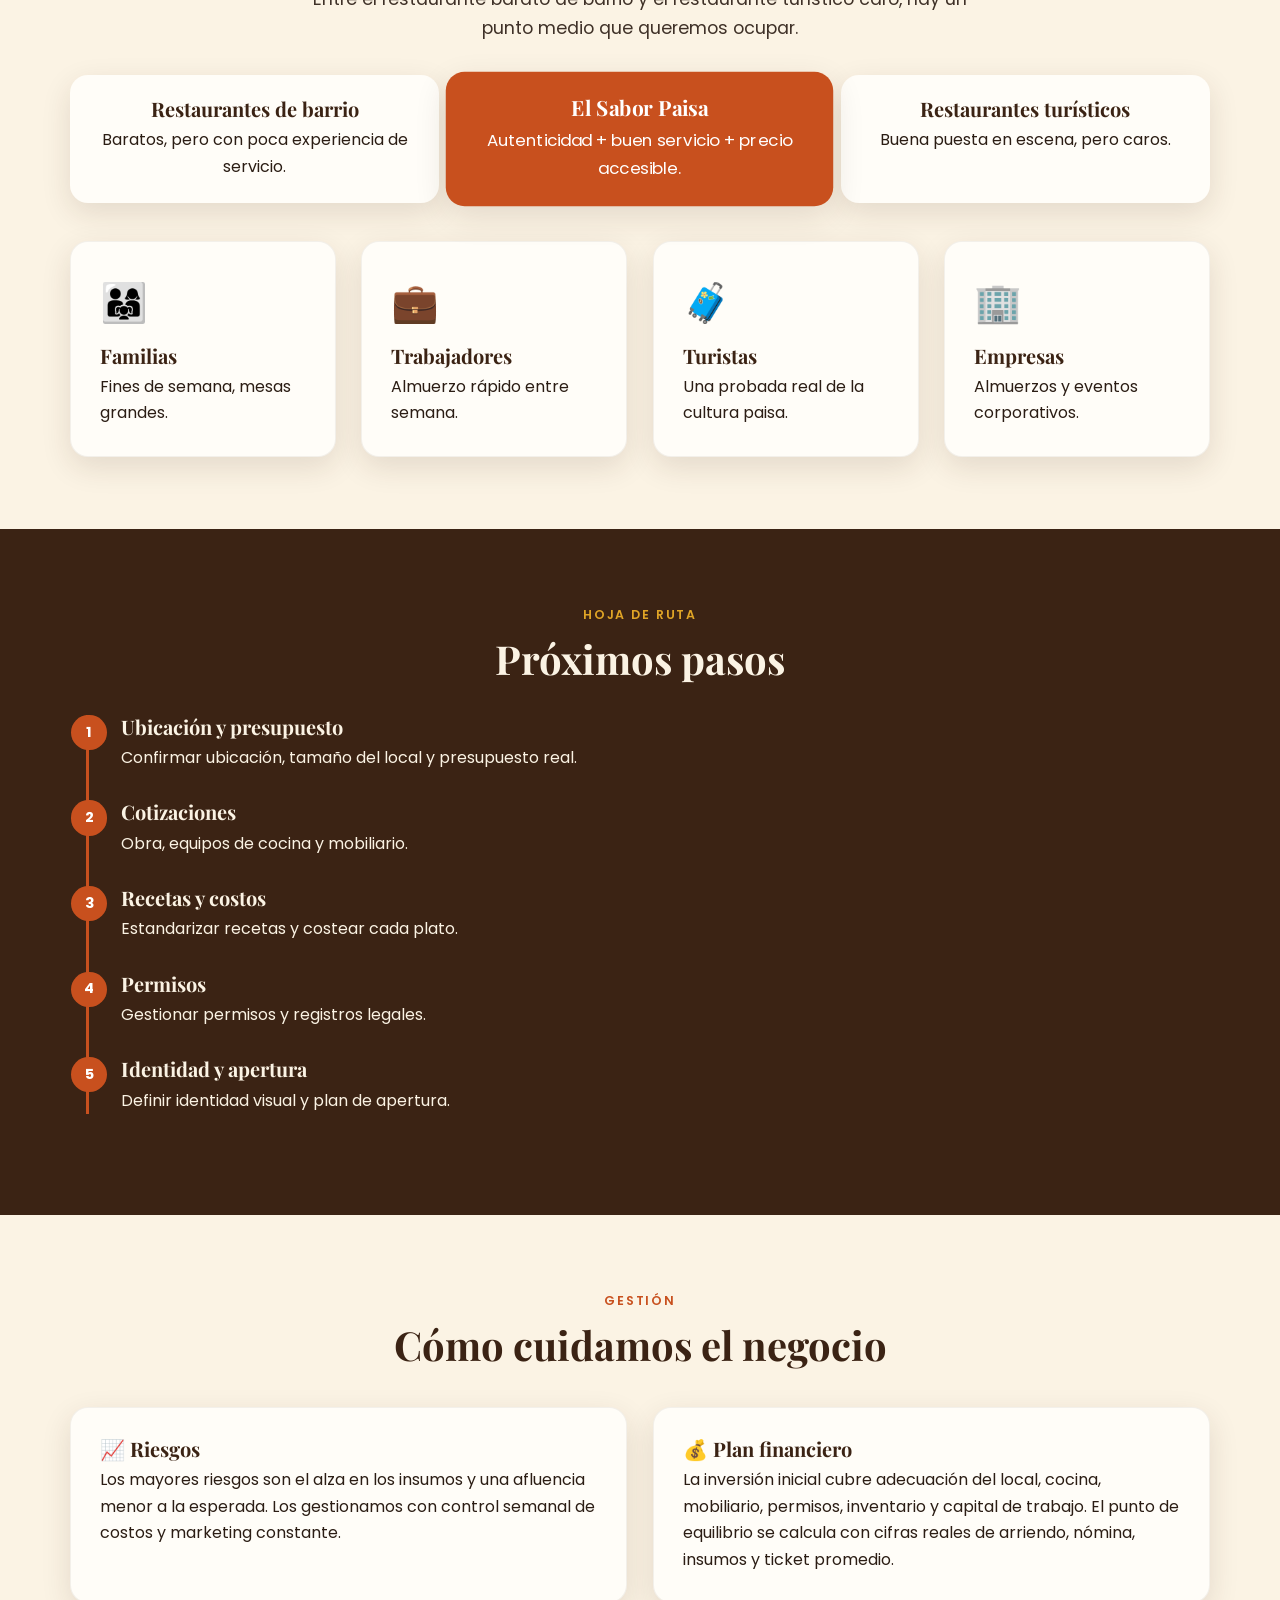
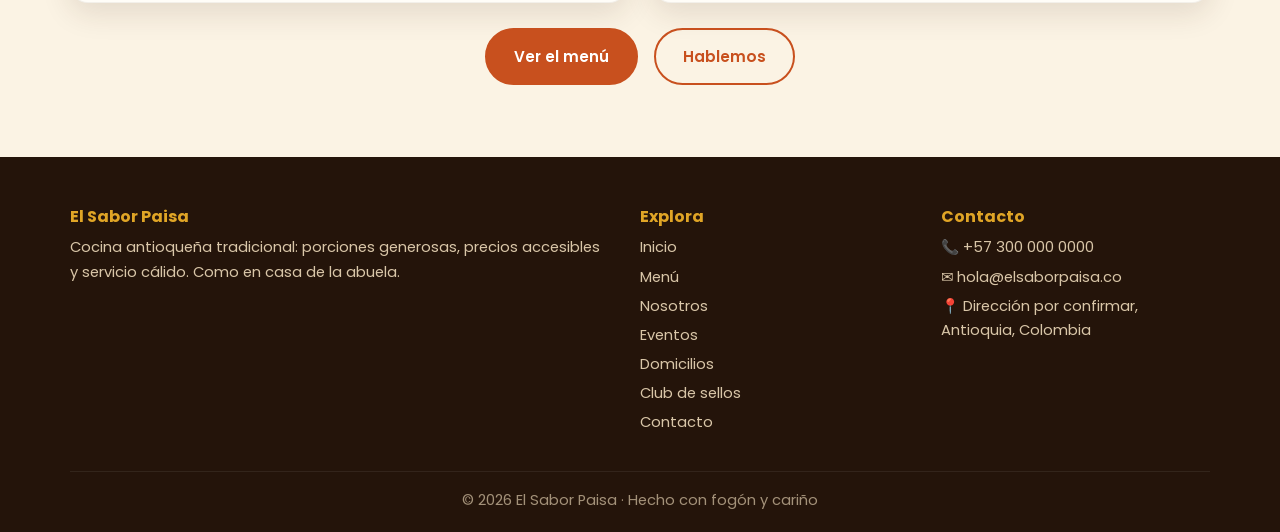
<file: nosotros.html>
<!DOCTYPE html>
<html lang="es">
<head>
<meta charset="UTF-8">
<meta name="viewport" content="width=device-width, initial-scale=1">
<title>Nosotros | El Sabor Paisa</title>
<link href="https://fonts.googleapis.com/css2?family=Playfair+Display:wght@600;800&family=Poppins:wght@400;500;600&display=swap" rel="stylesheet">
<link rel="stylesheet" href="styles.css">
</head>
<body data-page="nosotros.html">
<div id="site-header"></div>

<div class="page-hero">
  <div class="container">
    <p class="crumbs"><a href="index.html">Inicio</a> / Nosotros</p>
    <h1>Quiénes somos</h1>
    <p>Un restaurante que vende la experiencia de comer como en casa de la abuela antioqueña.</p>
  </div>
</div>

<section>
  <div class="container split">
    <div class="reveal">
      <span class="eyebrow">Nuestro concepto</span>
      <h2>Restaurante casual de cocina paisa tradicional</h2>
      <p>El Sabor Paisa nace para ofrecer platos de la montaña con porciones generosas, precios accesibles y servicio cálido. Nuestra meta es ser la referencia local de comida paisa auténtica.</p>
      <ul class="checks">
        <li>Recetas de fogón, sin atajos</li>
        <li>Ingredientes frescos y de temporada</li>
        <li>Menú corto con recetas estandarizadas</li>
        <li>Equipo capacitado y local cómodo</li>
      </ul>
    </div>
    <div class="visual reveal">👵🏽</div>
  </div>
</section>

<section class="alt" id="ambiente">
  <div class="container">
    <div class="center reveal"><span class="eyebrow">Valores</span><h2>Lo que nos define</h2></div>
    <div class="grid g3">
      <div class="card reveal"><span class="icon">🔥</span><h3>Autenticidad</h3><p>Recetas tradicionales, cocinadas como se hacía en el campo antioqueño.</p></div>
      <div class="card reveal"><span class="icon">🤲</span><h3>Generosidad</h3><p>Porciones abundantes a precio justo, porque aquí se atiende con el corazón.</p></div>
      <div class="card reveal"><span class="icon">🪕</span><h3>Ambiente</h3><p>Decoración cafetera, música de carrilera y trato cálido desde que llegas.</p></div>
    </div>
  </div>
</section>

<section>
  <div class="container">
    <div class="center reveal"><span class="eyebrow">Mercado</span><h2>Nuestro espacio en el mercado</h2>
    <p class="lead">Entre el restaurante barato de barrio y el restaurante turístico caro, hay un punto medio que queremos ocupar.</p></div>
    <div class="pos reveal">
      <div><h3>Restaurantes de barrio</h3><p>Baratos, pero con poca experiencia de servicio.</p></div>
      <div class="me"><h3>El Sabor Paisa</h3><p>Autenticidad + buen servicio + precio accesible.</p></div>
      <div><h3>Restaurantes turísticos</h3><p>Buena puesta en escena, pero caros.</p></div>
    </div>
    <div class="grid g4">
      <div class="card reveal"><span class="icon">👨‍👩‍👧</span><h3>Familias</h3><p>Fines de semana, mesas grandes.</p></div>
      <div class="card reveal"><span class="icon">💼</span><h3>Trabajadores</h3><p>Almuerzo rápido entre semana.</p></div>
      <div class="card reveal"><span class="icon">🧳</span><h3>Turistas</h3><p>Una probada real de la cultura paisa.</p></div>
      <div class="card reveal"><span class="icon">🏢</span><h3>Empresas</h3><p>Almuerzos y eventos corporativos.</p></div>
    </div>
  </div>
</section>

<section class="dark">
  <div class="container">
    <div class="center reveal"><span class="eyebrow">Hoja de ruta</span><h2>Próximos pasos</h2></div>
    <div class="timeline">
      <div class="step" data-n="1"><h3>Ubicación y presupuesto</h3><p>Confirmar ubicación, tamaño del local y presupuesto real.</p></div>
      <div class="step" data-n="2"><h3>Cotizaciones</h3><p>Obra, equipos de cocina y mobiliario.</p></div>
      <div class="step" data-n="3"><h3>Recetas y costos</h3><p>Estandarizar recetas y costear cada plato.</p></div>
      <div class="step" data-n="4"><h3>Permisos</h3><p>Gestionar permisos y registros legales.</p></div>
      <div class="step" data-n="5"><h3>Identidad y apertura</h3><p>Definir identidad visual y plan de apertura.</p></div>
    </div>
  </div>
</section>

<section>
  <div class="container">
    <div class="center reveal"><span class="eyebrow">Gestión</span><h2>Cómo cuidamos el negocio</h2></div>
    <div class="grid g2">
      <div class="card reveal"><h3>📈 Riesgos</h3><p>Los mayores riesgos son el alza en los insumos y una afluencia menor a la esperada. Los gestionamos con control semanal de costos y marketing constante.</p></div>
      <div class="card reveal"><h3>💰 Plan financiero</h3><p>La inversión inicial cubre adecuación del local, cocina, mobiliario, permisos, inventario y capital de trabajo. El punto de equilibrio se calcula con cifras reales de arriendo, nómina, insumos y ticket promedio.</p></div>
    </div>
    <div class="btns" style="justify-content:center"><a class="btn" href="menu.html">Ver el menú</a><a class="btn outline" href="contacto.html">Hablemos</a></div>
  </div>
</section>

<div id="site-footer"></div>
<script src="script.js"></script>
</body>
</html>
</file>
<file: styles.css>
:root{
  --cafe:#3b2314;
  --cafe-2:#5a3a24;
  --terracota:#c8501e;
  --terracota-d:#a43e13;
  --crema:#fbf3e4;
  --crema-2:#f3e4c9;
  --verde:#2f6b3a;
  --oro:#e0a526;
  --texto:#2b1d14;
  --blanco:#fffdf8;
  --radio:18px;
  --sombra:0 10px 30px rgba(59,35,20,.12);
}
*{box-sizing:border-box;margin:0;padding:0}
html{scroll-behavior:smooth}
body{font-family:'Poppins',system-ui,sans-serif;color:var(--texto);background:var(--crema);line-height:1.65}
h1,h2,h3,h4{font-family:'Playfair Display',Georgia,serif;line-height:1.2;color:var(--cafe)}
h1{font-size:clamp(2.2rem,5vw,3.8rem)}
h2{font-size:clamp(1.7rem,3.5vw,2.5rem);margin-bottom:.6rem}
h3{font-size:1.25rem;margin-bottom:.4rem}
a{color:inherit;text-decoration:none}
img{max-width:100%}
.container{width:min(1140px,92%);margin-inline:auto}
section{padding:72px 0}
.alt{background:var(--crema-2)}
.dark{background:var(--cafe);color:var(--crema)}
.dark h2,.dark h3{color:var(--crema)}
.center{text-align:center}
.lead{font-size:1.1rem;max-width:680px;opacity:.9}
.center .lead{margin-inline:auto}
.eyebrow{display:inline-block;font-weight:600;letter-spacing:.15em;text-transform:uppercase;font-size:.78rem;color:var(--terracota);margin-bottom:.6rem}
.dark .eyebrow{color:var(--oro)}

/* Header */
header.site{position:sticky;top:0;z-index:50;background:rgba(251,243,228,.95);backdrop-filter:blur(8px);border-bottom:1px solid rgba(59,35,20,.1)}
.nav{display:flex;align-items:center;justify-content:space-between;height:70px}
.logo{font-family:'Playfair Display',serif;font-weight:800;font-size:1.4rem;color:var(--cafe);display:flex;align-items:center;gap:.5rem}
.logo span{color:var(--terracota)}
.nav ul{list-style:none;display:flex;gap:1.4rem;align-items:center}
.nav ul a{font-weight:500;font-size:.92rem;padding:.3rem 0;border-bottom:2px solid transparent;transition:.2s}
.nav ul a:hover,.nav ul a.active{color:var(--terracota);border-color:var(--terracota)}
.burger{display:none;background:none;border:0;font-size:1.8rem;cursor:pointer;color:var(--cafe)}

/* Buttons */
.btn{display:inline-block;padding:.85rem 1.7rem;border-radius:999px;font-weight:600;font-size:.95rem;border:2px solid var(--terracota);background:var(--terracota);color:#fff;cursor:pointer;transition:.25s;font-family:inherit}
.btn:hover{background:var(--terracota-d);border-color:var(--terracota-d);transform:translateY(-2px);box-shadow:var(--sombra)}
.btn.outline{background:transparent;color:var(--terracota)}
.btn.outline:hover{background:var(--terracota);color:#fff}
.btn.light{background:var(--crema);color:var(--cafe);border-color:var(--crema)}
.btn.light:hover{background:var(--oro);border-color:var(--oro)}
.btn.small{padding:.5rem 1.1rem;font-size:.85rem}
.more{color:var(--terracota);font-weight:600;font-size:.92rem;display:inline-flex;gap:.3rem;margin-top:.6rem}
.more:hover{gap:.7rem}
.more::after{content:"→"}
.btns{display:flex;gap:1rem;flex-wrap:wrap;margin-top:1.6rem}

/* Hero */
.hero{background:linear-gradient(135deg,rgba(59,35,20,.93),rgba(90,58,36,.88)),repeating-linear-gradient(45deg,#3b2314 0 20px,#442a19 20px 40px);color:var(--crema);padding:110px 0 100px;position:relative;overflow:hidden}
.hero h1{color:var(--crema)}
.hero h1 em{color:var(--oro);font-style:normal}
.hero p{max-width:620px;margin-top:1rem;font-size:1.1rem}
.hero::after{content:"☕";position:absolute;right:6%;bottom:-30px;font-size:16rem;opacity:.07}
.page-hero{padding:80px 0 60px;background:linear-gradient(135deg,var(--cafe),var(--cafe-2));color:var(--crema)}
.page-hero h1{color:var(--crema)}
.page-hero p{max-width:640px;margin-top:.8rem;opacity:.9}
.crumbs{font-size:.85rem;opacity:.7;margin-bottom:.8rem}
.crumbs a:hover{text-decoration:underline}

/* Grids & cards */
.grid{display:grid;gap:1.6rem;margin-top:2.4rem}
.g2{grid-template-columns:repeat(auto-fit,minmax(300px,1fr))}
.g3{grid-template-columns:repeat(auto-fit,minmax(260px,1fr))}
.g4{grid-template-columns:repeat(auto-fit,minmax(210px,1fr))}
.card{background:var(--blanco);border-radius:var(--radio);padding:1.8rem;box-shadow:var(--sombra);transition:.3s;border:1px solid rgba(59,35,20,.06)}
.card:hover{transform:translateY(-6px)}
.card .icon{font-size:2.4rem;margin-bottom:.6rem;display:block}
.dark .card{background:rgba(255,255,255,.07);border-color:rgba(255,255,255,.1);box-shadow:none}
.dark .card h3{color:var(--oro)}
.split{display:grid;grid-template-columns:1fr 1fr;gap:3rem;align-items:center}
.visual{background:linear-gradient(135deg,var(--terracota),var(--oro));border-radius:var(--radio);min-height:320px;display:grid;place-items:center;font-size:7rem;box-shadow:var(--sombra)}
.visual.green{background:linear-gradient(135deg,var(--verde),#6aa56f)}
.checks{list-style:none;margin-top:1rem}
.checks li{padding-left:1.8rem;position:relative;margin:.5rem 0}
.checks li::before{content:"✔";position:absolute;left:0;color:var(--verde);font-weight:700}

/* Stats */
.stats{display:grid;grid-template-columns:repeat(auto-fit,minmax(180px,1fr));gap:1rem;text-align:center}
.stat b{display:block;font-family:'Playfair Display',serif;font-size:2.8rem;color:var(--oro)}

/* Menu */
.tabs{display:flex;gap:.6rem;flex-wrap:wrap;justify-content:center;margin:1.6rem 0 .5rem}
.tab{padding:.55rem 1.2rem;border-radius:999px;border:2px solid var(--cafe);background:transparent;font-weight:600;cursor:pointer;font-family:inherit;color:var(--cafe);transition:.2s}
.tab.on,.tab:hover{background:var(--cafe);color:var(--crema)}
.dish{display:flex;gap:1rem;align-items:flex-start}
.dish .emoji{font-size:2.6rem;background:var(--crema-2);border-radius:14px;width:72px;height:72px;display:grid;place-items:center;flex-shrink:0}
.tag{display:inline-block;font-size:.72rem;font-weight:600;background:var(--crema-2);color:var(--terracota-d);border-radius:999px;padding:.15rem .7rem;margin:.4rem .3rem 0 0}
.tag.star{background:var(--oro);color:var(--cafe)}
.hide{display:none!important}

/* Timeline */
.timeline{border-left:3px solid var(--terracota);margin:2rem 0 0 1rem;padding-left:2rem}
.step{position:relative;margin-bottom:1.8rem}
.step::before{content:attr(data-n);position:absolute;left:-3.1rem;top:0;width:2.2rem;height:2.2rem;border-radius:50%;background:var(--terracota);color:#fff;display:grid;place-items:center;font-weight:700;font-size:.9rem}

/* Positioning bar */
.pos{display:grid;grid-template-columns:1fr 1fr 1fr;gap:1rem;margin-top:2rem}
.pos div{padding:1.4rem;border-radius:var(--radio);text-align:center;background:var(--blanco);box-shadow:var(--sombra)}
.pos .me{background:var(--terracota);color:#fff;transform:scale(1.05)}
.pos .me h3{color:#fff}

/* Stamp card */
.stampcard{background:var(--blanco);border:3px dashed var(--terracota);border-radius:var(--radio);padding:2rem;max-width:560px;margin:2rem auto 0;box-shadow:var(--sombra)}
.stamps{display:grid;grid-template-columns:repeat(5,1fr);gap:.8rem;margin:1.4rem 0}
.stamp{aspect-ratio:1;border-radius:50%;border:2px dashed var(--cafe-2);display:grid;place-items:center;font-size:1.8rem;color:rgba(59,35,20,.3);transition:.3s}
.stamp.on{background:var(--terracota);border-style:solid;border-color:var(--terracota);color:#fff;transform:rotate(-12deg) scale(1.05)}
.stamp.gift{border-color:var(--oro)}
.stamp.gift.on{background:var(--oro);color:var(--cafe)}
.msg{font-weight:600;color:var(--verde);min-height:1.6rem}

/* Forms */
form{display:grid;gap:1rem}
label{font-weight:600;font-size:.9rem}
input,select,textarea{width:100%;padding:.8rem 1rem;border:2px solid rgba(59,35,20,.15);border-radius:12px;font:inherit;background:#fff;color:var(--texto)}
input:focus,select:focus,textarea:focus{outline:none;border-color:var(--terracota)}
.err{color:#b3261e;font-size:.85rem;min-height:1.1rem}
.result{background:var(--crema-2);border-left:5px solid var(--terracota);padding:1.2rem 1.4rem;border-radius:12px;margin-top:1rem}
input[type=range]{padding:0;accent-color:var(--terracota)}

/* FAQ */
details{background:var(--blanco);border-radius:14px;padding:1rem 1.4rem;margin-bottom:.8rem;box-shadow:var(--sombra)}
summary{font-weight:600;cursor:pointer}
details p{margin-top:.6rem}

/* CTA band */
.cta{background:linear-gradient(135deg,var(--terracota),var(--terracota-d));color:#fff;text-align:center;padding:70px 0}
.cta h2{color:#fff}

/* Footer */
footer.site{background:#24140a;color:#d9c6a8;padding:50px 0 20px;font-size:.92rem}
.fgrid{display:grid;grid-template-columns:2fr 1fr 1fr;gap:2rem}
footer h4{color:var(--oro);margin-bottom:.6rem;font-family:'Poppins',sans-serif;font-size:1rem}
footer ul{list-style:none}
footer li{margin:.3rem 0}
footer a:hover{color:var(--oro)}
.copy{border-top:1px solid rgba(255,255,255,.1);margin-top:2rem;padding-top:1rem;text-align:center;opacity:.7}

#totop{position:fixed;right:20px;bottom:20px;width:46px;height:46px;border-radius:50%;border:0;background:var(--terracota);color:#fff;font-size:1.3rem;cursor:pointer;box-shadow:var(--sombra);opacity:0;pointer-events:none;transition:.3s}
#totop.show{opacity:1;pointer-events:auto}
.wa{position:fixed;left:20px;bottom:20px;background:#25d366;color:#fff;padding:.7rem 1.2rem;border-radius:999px;font-weight:600;box-shadow:var(--sombra);z-index:40}

.reveal{opacity:0;transform:translateY(28px);transition:opacity .7s,transform .7s}
.reveal.in{opacity:1;transform:none}

@media(max-width:860px){
  .burger{display:block}
  .nav ul{position:absolute;top:70px;left:0;right:0;background:var(--crema);flex-direction:column;padding:1.2rem 0;gap:1rem;border-bottom:1px solid rgba(59,35,20,.1);display:none}
  .nav ul.open{display:flex}
  .split,.fgrid,.pos{grid-template-columns:1fr}
  .pos .me{transform:none}
  section{padding:54px 0}
}
</file>
